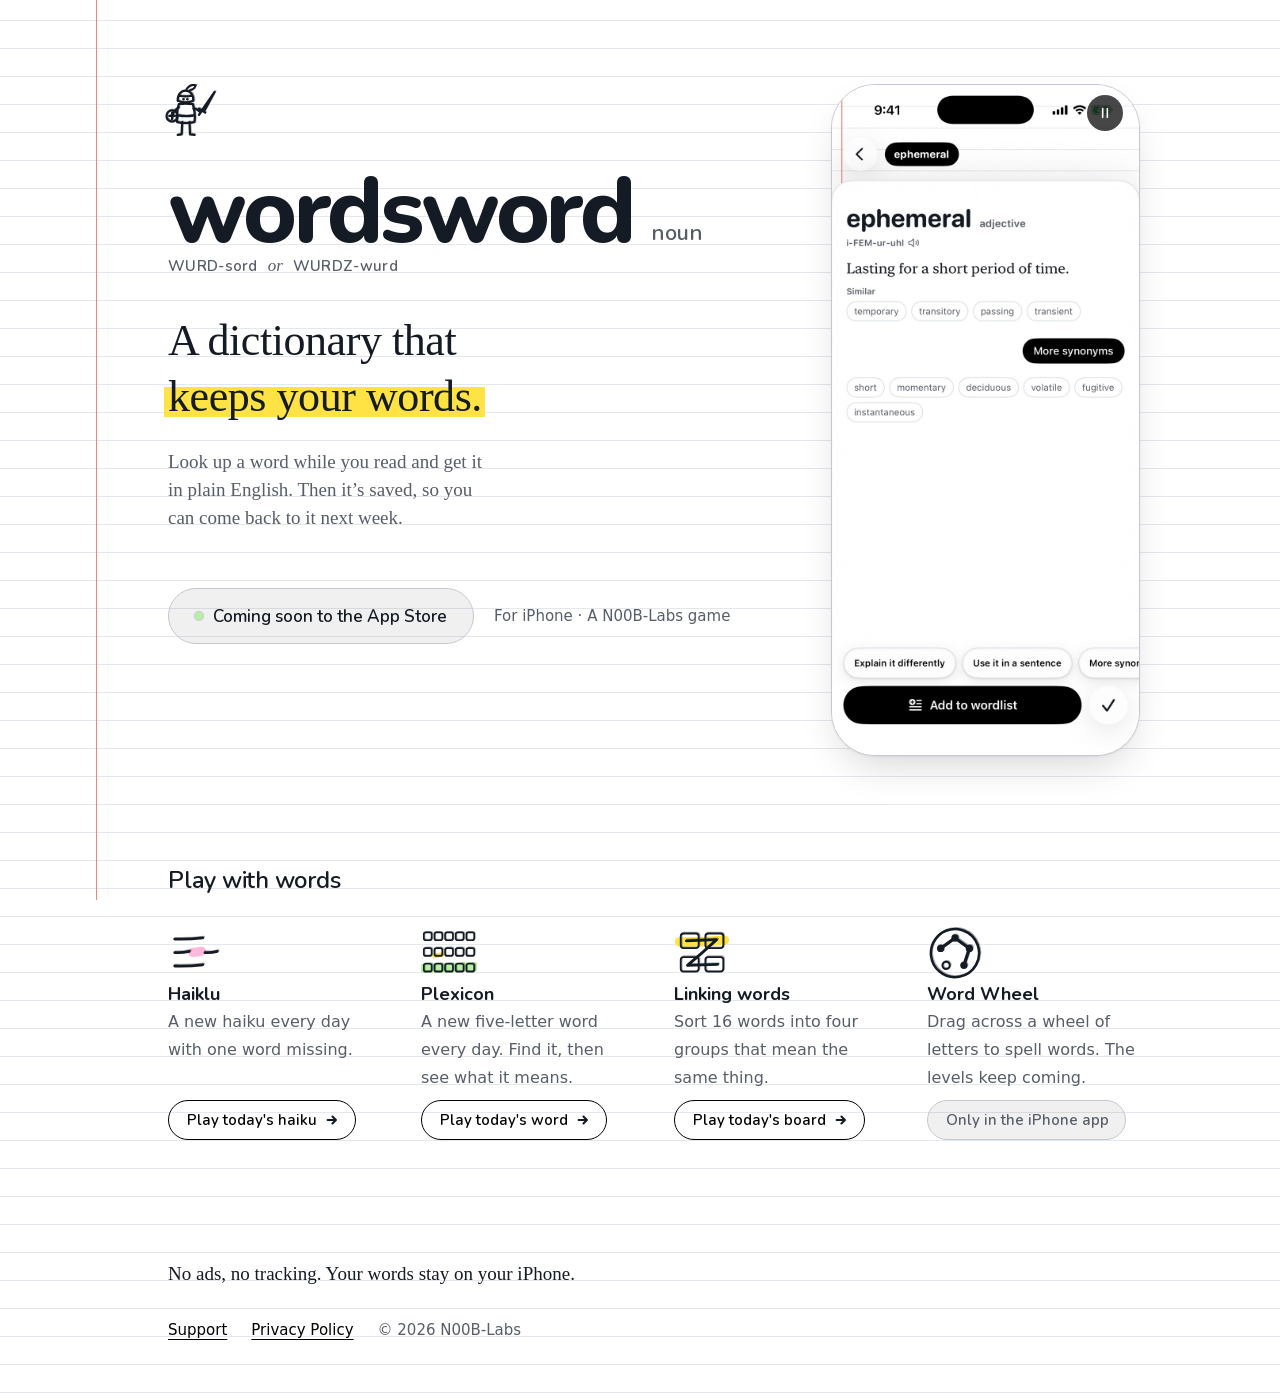
<file: docs/index.html>
<!doctype html>
<html lang="en">
<head>
<meta charset="utf-8">
<meta name="viewport" content="width=device-width, initial-scale=1, viewport-fit=cover">
<title>wordsword · a dictionary that keeps your words</title>
<meta name="description" content="wordsword is a dictionary and thesaurus for iPhone that keeps every word you look up, with wordlists, flashcards and four word games, three of them playable right here on the web.">
<meta name="color-scheme" content="light dark">
<meta name="theme-color" content="#FFFFFF" media="(prefers-color-scheme: light)">
<meta name="theme-color" content="#0B0D12" media="(prefers-color-scheme: dark)">
<meta property="og:title" content="wordsword">
<meta property="og:description" content="A dictionary that keeps your words. For iPhone.">
<meta property="og:image" content="https://schubaru.github.io/wordsword/icon.png">
<meta property="og:url" content="https://schubaru.github.io/wordsword/">
<!-- On App Store approval: <meta name="apple-itunes-app" content="app-id=XXXXXXXXXX"> -->
<link rel="icon" href="icon.png">
<link rel="apple-touch-icon" href="icon.png">
<style>
/* Nunito (SIL OFL 1.1, play/fonts/OFL.txt): the rounded voice off Apple devices, where ui-rounded doesn't exist. Self-hosted, Latin only. */
@font-face{font-family:"Nunito"; font-style:normal; font-weight:400 800; font-display:swap; src:url(play/fonts/nunito-latin.woff2) format("woff2"); unicode-range:U+0000-00FF, U+0131, U+0152-0153, U+02BB-02BC, U+02C6, U+02DA, U+02DC, U+2000-206F, U+20AC, U+2122, U+2191, U+2193, U+2212, U+FEFF, U+FFFD}
/* Tokens: DESIGN.md (Theme.swift). Kept here so privacy/support's style.css stays untouched. */
:root{
  --page:#FFFFFF; --sheet:#FFFFFF; --ink:#151B24; --ink2:#575E69; --pen:#000000; --on-pen:#FFFFFF;
  --paper-rule:#E4E7EC; --margin:#F0837A; --edge:#C3C8D1; --rule:#DADEE5;
  --hl-yellow:#FFE244; --hl-green:#B7F0A2; --hl-pink:#FFB7DC;
  --pen-wash:rgb(0 0 0 / .06);
  --r:28px;            /* one college rule */
  --phase:-7px;        /* lifts the rules so body baselines sit on them */
  --rounded: ui-rounded, "SF Pro Rounded", "Nunito", system-ui, sans-serif;
  --serif: ui-serif, "New York", "Iowan Old Style", Georgia, serif;
  --sans: -apple-system, BlinkMacSystemFont, "Helvetica Neue", system-ui, sans-serif;
  --ease-out: cubic-bezier(.16, 1, .3, 1);
}
@media (prefers-color-scheme: dark){
  :root{
    --page:#0B0D12; --sheet:#151922; --ink:#E9EBEF; --ink2:#A1A5AB; --pen:#FFFFFF; --on-pen:#0B1220;
    --paper-rule:#1B2536; --margin:#6E3A38; --edge:#343B48; --rule:#1C1F24;
    --hl-yellow:rgb(214 181 41 / .5); --hl-green:rgb(111 176 74 / .5); --hl-pink:rgb(208 92 154 / .5);
    --pen-wash:rgb(255 255 255 / .08);
  }
}

*{box-sizing:border-box}
html{background:var(--page); scrollbar-color:var(--edge) var(--page); -webkit-text-size-adjust:100%}
body{
  margin:0; color:var(--ink); background-color:var(--page);
  font:17px/var(--r) var(--sans);
  /* The paper: college rules, 28px apart, under everything. */
  background-image:repeating-linear-gradient(to bottom, transparent 0 calc(var(--r) - 1px), var(--paper-rule) calc(var(--r) - 1px) var(--r));
  background-position:0 var(--phase);
  -webkit-font-smoothing:antialiased;
}
/* The one red margin line. Never written over. */
body::before{
  content:""; position:fixed; inset:0 auto 0 var(--margin-x); width:1.2px; background:var(--margin);
  pointer-events:none;
}
:root{--margin-x:14px}
::selection{background:var(--hl-yellow); color:var(--ink)}
a{color:var(--pen); text-decoration-thickness:1px; text-underline-offset:4px}
a:hover{text-decoration-thickness:2px}
:focus-visible{outline:2px solid var(--pen); outline-offset:3px; border-radius:6px}

.wrap{max-width:1040px; margin:0 auto; padding:calc(var(--r) * 2) 20px calc(var(--r) * 2) 36px}

/* ---------- The entry ---------- */
.hero{display:grid; gap:calc(var(--r) * 2) 64px; align-items:start}
.knight{width:56px; height:56px; color:var(--ink); display:block; margin:0 0 var(--r) -6px}
.headword{display:flex; align-items:baseline; flex-wrap:wrap; gap:0 18px; margin:0}
.headword h1{
  margin:0; font:800 clamp(56px, 13vw, 92px)/calc(var(--r) * 3) var(--rounded);
  letter-spacing:-.035em; color:var(--ink);
  position:relative; top:var(--h1-nudge, -13px); /* baseline onto its rule */
}
.pos{font:600 22px/var(--r) var(--rounded); color:var(--ink2)}
.pron{display:flex; align-items:baseline; gap:8px; margin:0 0 var(--r); font:600 15px/var(--r) var(--rounded); color:var(--ink2); letter-spacing:.02em}
.pron i{font:italic 400 17px/var(--r) var(--serif); letter-spacing:0; padding:0 2px}

.sense{margin:0 0 var(--r); font:400 clamp(30px, 5.4vw, 44px)/calc(var(--r) * 2) var(--serif); letter-spacing:-.01em; text-wrap:balance; max-width:16ch; position:relative; top:var(--sense-nudge, 10px)}
.hl{
  background:linear-gradient(var(--hl-yellow), var(--hl-yellow)) no-repeat 0 82% / 100% 62%;
  border-radius:4px; padding:0 .08em; margin:0 -.08em;
  -webkit-box-decoration-break:clone; box-decoration-break:clone;
}
.blurb{margin:0 0 calc(var(--r) * 2); max-width:34ch; font:400 19px/var(--r) var(--serif); color:var(--ink2)}

.get{display:flex; flex-wrap:wrap; align-items:center; gap:0 20px}
.cta{
  display:inline-flex; align-items:center; gap:10px; height:calc(var(--r) * 2); padding:0 26px;
  border-radius:999px; font:600 17px/1 var(--rounded); white-space:nowrap;
}
/* Not live yet: a quiet chip, not a dead button. On approval, swap the <span> for
   <a class="cta is-live" href="https://apps.apple.com/app/idXXXXXXXXXX"> with Apple's badge. */
.cta.is-soon{background:var(--pen-wash); color:var(--ink); border:1px solid var(--edge)}
.cta.is-soon .dot{width:8px; height:8px; border-radius:50%; background:var(--hl-green); box-shadow:0 0 0 1px var(--edge)}
.cta.is-live{background:var(--pen); color:var(--on-pen); text-decoration:none}
.for{font:400 15px/var(--r) var(--sans); color:var(--ink2); margin:0}

/* ---------- The real screen ---------- */
.screen{margin:0; justify-self:center}
.phone{
  /* Height is a whole number of rules so everything below stays on the grid. */
  display:block; height:calc(var(--r) * 23); aspect-ratio:780 / 1696; border-radius:44px; overflow:hidden;
  background:var(--sheet); border:1px solid var(--edge);
  box-shadow:0 1px 2px rgb(0 0 0 / .06), 0 18px 40px -12px rgb(0 0 0 / .18);
}
.phone{position:relative}
.phone video{display:block; width:100%; height:100%; object-fit:cover}
/* Sits over the status bar, the one part of the reel that says nothing. Fixed ink: it is always on a light screen. */
.reel-btn{
  position:absolute; top:10px; right:16px; width:36px; height:36px; padding:0; border:0; border-radius:50%;
  display:grid; place-items:center; background:rgb(0 0 0 / .72); color:#fff; cursor:pointer;
}
.reel-btn:hover{background:#000}
.reel-btn svg{width:16px; height:16px; fill:none; stroke:currentColor; stroke-width:2.4; stroke-linecap:round; stroke-linejoin:round}
.reel-btn .i-play{fill:currentColor}
.reel-btn[aria-label^="Pause"] .i-play, .reel-btn[aria-label^="Play"] .i-pause{display:none}

/* ---------- Games ---------- */
.games{margin-top:calc(var(--r) * 3)}
.games h2{margin:0 0 var(--r); font:600 24px/calc(var(--r) * 2) var(--rounded); letter-spacing:-.01em; position:relative; top:12px}
.games ul{list-style:none; margin:0; padding:0; display:grid; gap:var(--r) 40px}
.games li{display:grid; grid-template-columns:56px 1fr; column-gap:16px; align-items:start; align-content:start}
.games svg{width:56px; height:56px; color:var(--ink); grid-row:span 3}
/* Each card's one move: play today's on the web, or (Word Wheel) where it lives instead. Two rules tall, on the grid. */
.play{
  justify-self:start; display:inline-flex; align-items:center; gap:8px; height:40px; margin:8px 0; padding:0 16px 0 18px;
  border-radius:999px; border:1px solid var(--pen); color:var(--pen); text-decoration:none;
  font:600 15px/1 var(--rounded); white-space:nowrap; transition:background-color .15s, color .15s;
}
.play svg{width:14px; height:14px; fill:none; stroke:currentColor; stroke-width:2.4; stroke-linecap:round; stroke-linejoin:round; grid-row:auto; transition:transform .2s var(--ease-out)}
a.play:hover{background:var(--pen); color:var(--on-pen)}
a.play:hover svg{transform:translateX(2px)}
/* Word Wheel stays in the app. On approval, make this an <a class="play" href="https://apps.apple.com/app/idXXXXXXXXXX">Download wordsword</a>. */
.play.is-app{border-color:var(--edge); background:var(--pen-wash); color:var(--ink2)}
.games h3{margin:0; font:700 18px/var(--r) var(--rounded)}
.games p{margin:0; font:400 16px/var(--r) var(--sans); color:var(--ink2)}

/* ---------- Footer ---------- */
footer{margin-top:calc(var(--r) * 3); padding-top:var(--r)}
.promise{margin:0 0 var(--r); font:400 19px/var(--r) var(--serif)}
.links{margin:0; display:flex; flex-wrap:wrap; gap:4px 24px; font-size:15px; color:var(--ink2)}

/* Doodle strokes: round caps, a faint second pass offset like a pencil going twice. */
.d{fill:none; stroke:currentColor; stroke-linecap:round; stroke-linejoin:round}
.ghost{opacity:.35}
.swipe{fill:none; stroke-linecap:round}

@media (min-width: 900px){
  :root{--margin-x:min(96px, max(14px, calc(50% - 520px - 8px)))} /* notebook margin near the edge; steps in only so it never crosses the text */
  .wrap{padding-top:calc(var(--r) * 3); padding-left:48px}
  .hero{grid-template-columns:1fr auto}
  :root{--h1-nudge:2px; --sense-nudge:5px}
  .phone{height:calc(var(--r) * 24)}
  .games ul{grid-template-columns:repeat(4, 1fr)}
  .games li{grid-template-columns:1fr; grid-template-rows:auto auto 1fr auto; row-gap:0}
  .games svg{grid-row:auto; height:calc(var(--r) * 2)}
}
@media (min-width: 560px) and (max-width: 899px){
  .games ul{grid-template-columns:1fr 1fr}
}

/* ---------- The one moment: the sword cuts the wordmark onto the page ---------- */
@media (prefers-reduced-motion: no-preference){
  .headword h1{position:relative; animation:cut .62s var(--ease-out) .15s both}
  .headword h1::after{
    content:""; position:absolute; top:-6%; bottom:-6%; left:0; width:2px; background:var(--pen);
    transform:skewX(-24deg); animation:blade .62s var(--ease-out) .15s both; pointer-events:none;
  }
  .hl{animation:swipe .5s var(--ease-out) .7s both}
}
@keyframes cut{
  from{clip-path:polygon(-2% -10%, -2% -10%, -32% 110%, -2% 110%)}
  to{clip-path:polygon(-2% -10%, 134% -10%, 102% 110%, -2% 110%)}
}
@keyframes blade{
  0%{left:0; opacity:0}
  10%{opacity:1}
  70%{opacity:1}
  100%{left:104%; opacity:0}
}
@keyframes swipe{from{background-size:0% 62%} to{background-size:100% 62%}}
</style>
</head>
<body>

<!-- Doodles from Doodles.swift, redrawn in a 100×100 square. -->
<svg width="0" height="0" style="position:absolute" aria-hidden="true">
  <defs>
    <g id="knight" class="d" stroke-width="4">
      <path d="M30 36Q42 34 55 36Q60 52 58 68Q42 72 27 68Q25 52 30 36"/>
      <path d="M29 56Q43 59 57.5 56M36 68L35 90L28 91M49 68L50 90L58 91"/>
      <path d="M30 42Q22 46 19 55"/><circle cx="18" cy="57" r="10"/><path d="M13 57H23M18 51V63"/>
      <path d="M28 30C27 6 57 6 56 30Q42 36 28 30M31 21Q42 23.5 53 21M38 27l.5 .5M45 27l.5 .5"/>
      <path d="M44 9Q50 0 60 2Q58 10 50 11" stroke-width="3.6"/>
      <path d="M56 44Q63 44 68 50M66 55L72 46M66 44L77 51M71.5 46.5L94 14L75 49M73.5 46.5L90 20"/>
    </g>
    <g id="haiku" class="d" stroke-width="5">
      <path d="M12 27Q37 27.8 62 24.8M12 51Q25 51.8 38 48.8M66 51Q77 51.8 88 48.8M12 75Q37 75.8 62 72.8"/>
    </g>
    <g id="plex" class="d" stroke-width="3">
      <rect x="5" y="15" width="14" height="14" rx="3.5"/><rect x="24" y="15" width="14" height="14" rx="3.5"/><rect x="43" y="15" width="14" height="14" rx="3.5"/><rect x="62" y="15" width="14" height="14" rx="3.5"/><rect x="81" y="15" width="14" height="14" rx="3.5"/>
      <rect x="5" y="43" width="14" height="14" rx="3.5"/><rect x="24" y="43" width="14" height="14" rx="3.5"/><rect x="43" y="43" width="14" height="14" rx="3.5"/><rect x="62" y="43" width="14" height="14" rx="3.5"/><rect x="81" y="43" width="14" height="14" rx="3.5"/>
      <rect x="5" y="71" width="14" height="14" rx="3.5"/><rect x="24" y="71" width="14" height="14" rx="3.5"/><rect x="43" y="71" width="14" height="14" rx="3.5"/><rect x="62" y="71" width="14" height="14" rx="3.5"/><rect x="81" y="71" width="14" height="14" rx="3.5"/>
    </g>
    <g id="link" class="d">
      <g stroke-width="3.2">
        <rect x="12" y="17" width="32" height="26" rx="5"/><rect x="56" y="17" width="32" height="26" rx="5"/>
        <rect x="12" y="59" width="32" height="26" rx="5"/><rect x="56" y="59" width="32" height="26" rx="5"/>
      </g>
      <path d="M22 30L76 28Q50 52 24 74L78 72" stroke-width="5"/>
    </g>
    <g id="wheel" class="d" stroke-width="4.5">
      <path d="M64.71 11.59A43 43 0 1 1 22.36 84.94A43 43 0 0 1 72.79 15.53"/>
      <circle cx="34.13" cy="73.84" r="6.5" stroke-width="3.6"/>
      <g fill="currentColor" stroke="none">
        <circle cx="24.32" cy="43.66" r="6.5"/><circle cx="50" cy="25" r="6.5"/>
        <circle cx="75.68" cy="43.66" r="6.5"/><circle cx="65.87" cy="73.84" r="6.5"/>
      </g>
      <path d="M24.32 43.66L50 25L75.68 43.66L65.87 73.84" stroke-width="5.8"/>
    </g>
  </defs>
</svg>

<main class="wrap">
  <section class="hero" aria-labelledby="name">
    <div class="entry">
      <svg class="knight" viewBox="0 0 100 100" aria-hidden="true"><use href="#knight" class="ghost" transform="translate(1.4 -1.2)"/><use href="#knight"/></svg>
      <div class="headword">
        <h1 id="name">wordsword</h1>
        <span class="pos">noun</span>
      </div>
      <p class="pron"><span>WURD-sord</span> <i>or</i> <span>WURDZ-wurd</span></p>
      <p class="sense">A dictionary that <span class="hl">keeps your&nbsp;words.</span></p>
      <p class="blurb">Look up a word while you read and get it in plain English. Then it’s saved, so you can come back to it next week.</p>
      <div class="get">
        <span class="cta is-soon"><span class="dot" aria-hidden="true"></span>Coming soon to the App Store</span>
        <p class="for">For iPhone · A N00B-Labs game</p>
      </div>
    </div>

    <figure class="screen">
      <div class="phone">
        <!-- recorded off the iPhone 17 Pro simulator by Screens/testDemoReel, cut by Scripts/demo-reel.swift -->
        <video muted loop playsinline preload="none" width="780" height="1696" poster="define-poster.jpg"
               aria-label="wordsword in use: typing “ephemeral” brings up its definition, Lasting for a short period of time, with similar words temporary, transitory, passing and transient. More synonyms adds six more, then Add to wordlist ticks it into a Book club list.">
          <source src="define.mp4" type="video/mp4">
        </video>
        <button class="reel-btn" type="button" aria-label="Pause demo" hidden>
          <svg viewBox="0 0 24 24" aria-hidden="true"><path class="i-pause" d="M8.5 5.5v13M15.5 5.5v13"/><path class="i-play" d="M8 5.5v13l10.5-6.5z"/></svg>
        </button>
      </div>
    </figure>
  </section>

  <section class="games" aria-labelledby="play">
    <h2 id="play">Play with words</h2>
    <ul>
      <li>
        <svg viewBox="0 0 100 100" aria-hidden="true"><path class="swipe" d="M44 51Q52 50.5 60 48.5" stroke="var(--hl-pink)" stroke-width="16"/><use href="#haiku" class="ghost" transform="translate(1.75 -1.5)"/><use href="#haiku"/></svg>
        <h3>Haiklu</h3>
        <p>A new haiku every day with one word missing.</p>
        <a class="play" href="haiklu/">Play today's haiku<svg viewBox="0 0 16 16" aria-hidden="true"><path d="M3 8h9M8.5 4l4 4-4 4"/></svg></a>
      </li>
      <li>
        <svg viewBox="0 0 100 100" aria-hidden="true"><path class="swipe" d="M5 79Q50 78.5 95 76.5" stroke="var(--hl-green)" stroke-width="17"/><path class="swipe" d="M24 57Q31 56.5 38 54.5" stroke="var(--hl-yellow)" stroke-width="8"/><use href="#plex" class="ghost" transform="translate(1.4 -1.2)"/><use href="#plex"/></svg>
        <h3>Plexicon</h3>
        <p>A new five-letter word every day. Find it, then see what it means.</p>
        <a class="play" href="plexicon/">Play today's word<svg viewBox="0 0 16 16" aria-hidden="true"><path d="M3 8h9M8.5 4l4 4-4 4"/></svg></a>
      </li>
      <li>
        <svg viewBox="0 0 100 100" aria-hidden="true"><path class="swipe" d="M10 32Q50 33 90 29" stroke="var(--hl-yellow)" stroke-width="17"/><use href="#link" class="ghost" transform="translate(1.6 -1.4)"/><use href="#link"/></svg>
        <h3>Linking words</h3>
        <p>Sort 16 words into four groups that mean the same thing.</p>
        <a class="play" href="linking-words/">Play today's board<svg viewBox="0 0 16 16" aria-hidden="true"><path d="M3 8h9M8.5 4l4 4-4 4"/></svg></a>
      </li>
      <li>
        <svg viewBox="0 0 100 100" aria-hidden="true"><use href="#wheel" class="ghost" transform="translate(1.6 -1.4)"/><use href="#wheel"/></svg>
        <h3>Word Wheel</h3>
        <p>Drag across a wheel of letters to spell words. The levels keep coming.</p>
        <span class="play is-app">Only in the iPhone app</span>
      </li>
    </ul>
  </section>

  <footer>
    <p class="promise">No ads, no tracking. Your words stay on your iPhone.</p>
    <p class="links"><a href="support.html">Support</a><a href="privacy.html">Privacy Policy</a><span>© 2026 N00B-Labs</span></p>
  </footer>
</main>

<script>
// The reel loops while it's on screen. Autoplay lives here, not in the markup, so reduced motion
// keeps the poster until someone presses play, and a pause sticks even after scrolling back.
(() => {
  const v = document.querySelector('.phone video'), btn = document.querySelector('.reel-btn');
  let held = !matchMedia('(prefers-reduced-motion: no-preference)').matches, seen = !('IntersectionObserver' in window);
  const run = () => { if (seen && !held) { v.preload = 'auto'; v.play().catch(() => {}); } else v.pause(); };
  const sync = () => btn.setAttribute('aria-label', held ? 'Play demo' : 'Pause demo');
  btn.addEventListener('click', () => { held = !held; sync(); run(); });
  if (!seen) new IntersectionObserver(([e]) => { seen = e.isIntersecting; run(); }, { rootMargin: '200px' }).observe(v);
  sync(); btn.hidden = false; run();
})();
</script>
</body>
</html>
</file>
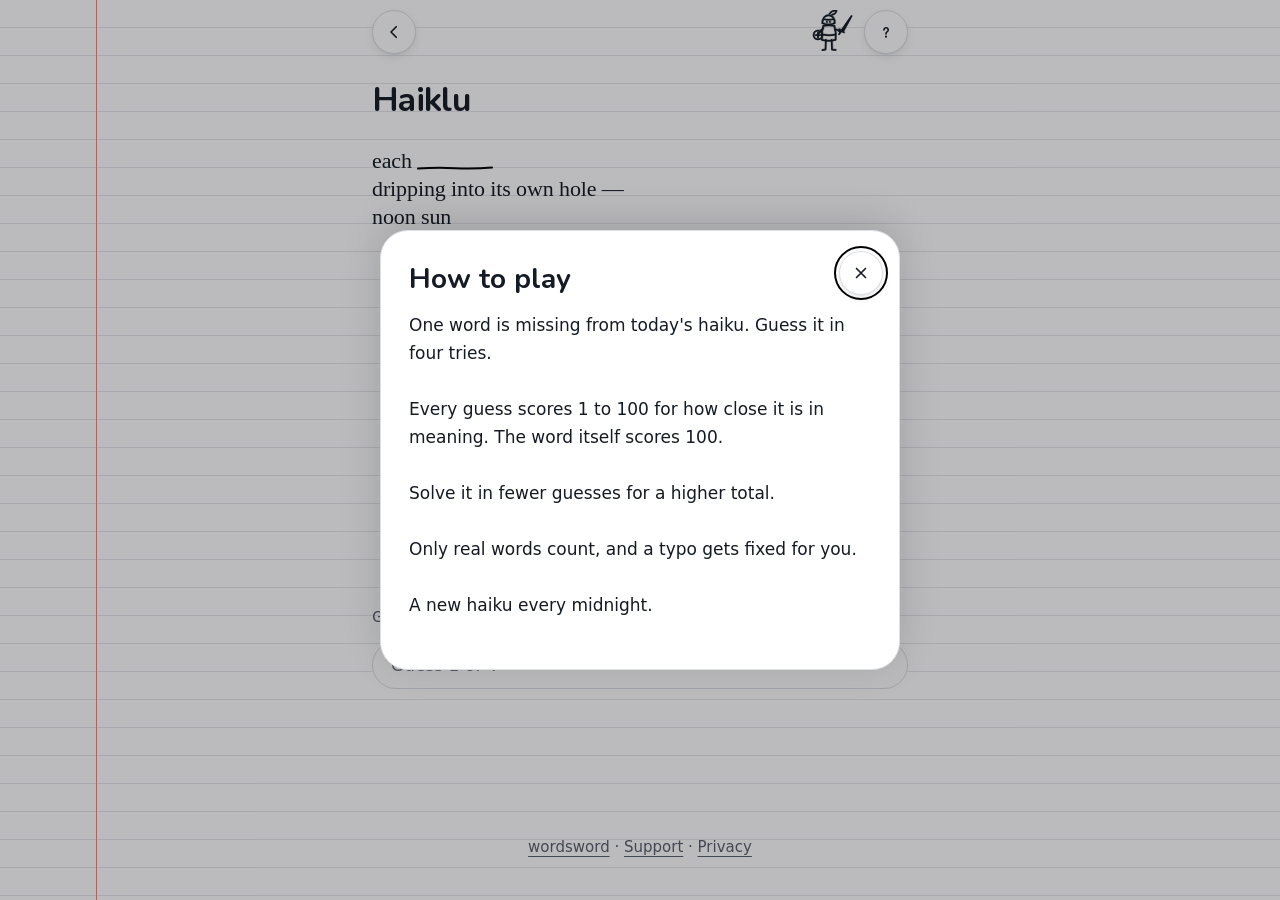
<file: docs/haiklu/index.html>
<!doctype html>
<html lang="en">
<head>
<meta charset="utf-8">
<meta name="viewport" content="width=device-width, initial-scale=1, viewport-fit=cover">
<title>Haiklu · wordsword</title>
<meta name="description" content="A new haiku every day with one word missing. Four guesses, each scored 1 to 100 for how close it comes.">
<meta name="theme-color" content="#FFFFFF" media="(prefers-color-scheme: light)">
<meta name="theme-color" content="#0B0D12" media="(prefers-color-scheme: dark)">
<meta property="og:title" content="Haiklu">
<meta property="og:description" content="A new haiku every day with one word missing.">
<meta property="og:image" content="https://schubaru.github.io/wordsword/icon.png">
<link rel="icon" href="../icon.png">
<link rel="apple-touch-icon" href="../icon.png">
<link rel="stylesheet" href="../play/play.css">
<link rel="modulepreload" href="../play/logic.js">
<link rel="preload" href="../play/data/haiklu-bank.json" as="fetch" crossorigin>
<style>
/* The poem is written on the rules: every line's baseline on a rule, wraps onto the next. */
.poem{margin:var(--r) 0 var(--r); font:400 22px/var(--r) var(--serif); letter-spacing:-.005em; position:relative; top:6px; min-height:calc(var(--r) * 3)}
.poem p{margin:0}
.blank{display:inline-block; width:76px; height:1em; vertical-align:baseline; position:relative}
.blank svg{position:absolute; left:0; right:0; bottom:-3px; width:100%; height:6px; overflow:visible}
.blank path{fill:none; stroke:var(--pen); stroke-width:2; stroke-linecap:round}
.written{white-space:nowrap}
.written.cut{animation:cut .55s var(--ease-out) both}
@keyframes cut{from{clip-path:polygon(-4% -20%, -4% -20%, -30% 120%, -4% 120%)} to{clip-path:polygon(-4% -20%, 134% -20%, 104% 120%, -4% 120%)}}
.written.miss{--ink-color:var(--pen-wash)}
.written.found{--ink-color:var(--hl-pink)}
.written.hl-swipe::before{left:-3px; right:-3px; top:18%; bottom:4%}
.written.cut.hl-swipe::before{animation:sweep .55s var(--ease-out) .38s both}

.guesses{list-style:none; margin:0; padding:0}
.guess{height:calc(var(--r) * 2)}
.guess .line{display:flex; align-items:baseline; gap:8px; height:var(--r); position:relative; top:7px}
.guess .w{font:600 17px/var(--r) var(--rounded)}
.guess .w.hl-swipe::before{--ink-color:var(--hl-pink); left:-3px; right:-3px}
.guess s{font:600 15px/var(--r) var(--rounded); color:var(--ink2); text-decoration-color:var(--ink2)}
.guess .score{margin-left:auto; font:500 21px/var(--r) var(--rounded); color:var(--ink2); font-variant-numeric:tabular-nums}
.guess.best .score{font-weight:800; color:var(--ink)}
.guess .track{height:5px; border-radius:3px; background:var(--rule); margin-top:14px; overflow:hidden}
.guess .fill{height:100%; width:calc(var(--s) * 1%); min-width:5px; border-radius:3px; background:var(--ink2); transform-origin:left}
.guess.best .fill{background:var(--pen)}
.guess.fresh .fill{animation:grow .5s var(--ease-out) .05s both}
.guess.fresh .line{animation:fade .25s ease-out both}
@keyframes grow{from{transform:scaleX(0)}}

.caption.left{text-align:left}
.caption.left:has(~ #see-results:not([hidden])){text-align:center} /* over the Results button, center it */
.dock{margin-top:auto; padding-top:10px; display:flex; flex-direction:column; gap:10px}
.choices{display:flex; flex-direction:column; gap:8px}
.choices > span{font:600 15px/1.2 var(--rounded); color:var(--ink2)}
.choices div{display:flex; flex-wrap:wrap; gap:8px}
.choices button{min-height:36px; padding:0 14px; border:0; border-radius:999px; background:var(--pen-wash); color:var(--ink); font:600 17px/1 var(--rounded); cursor:pointer}
.field{display:flex; align-items:center; gap:8px; min-height:48px; padding:0 4px 0 18px; border-radius:999px; background:var(--sheet); border:1px solid var(--rule); transition:border-color .2s}
.field:focus-within{border-color:var(--pen)}
.field input{flex:1; min-width:0; border:0; outline:0; background:none; color:var(--ink); font:400 17px/1 var(--sans); padding:12px 0; caret-color:var(--pen)}
.field input::placeholder{color:color-mix(in srgb, var(--ink2) 85%, transparent)}
.go{display:grid; place-items:center; width:40px; height:40px; padding:0; border:0; border-radius:50%; background:var(--pen); color:var(--on-pen); cursor:pointer; transition:opacity .2s, transform .15s var(--ease-out)}
.go:active{transform:scale(.92)}
.go svg{width:18px; height:18px; fill:none; stroke:currentColor; stroke-width:2.4; stroke-linecap:round; stroke-linejoin:round}
.go[hidden]{display:grid !important; opacity:0; pointer-events:none}
.dock .cta{max-width:320px; align-self:center}

.results .poem{text-align:left; align-self:stretch; top:0; margin:4px 0; padding-top:2px;
  background-image:repeating-linear-gradient(to bottom, transparent 0 calc(var(--r) - 1px), var(--paper-rule) calc(var(--r) - 1px) var(--r)); background-position:0 -4px}
.total{margin:0; font:700 34px/1.2 var(--rounded); color:var(--ink); font-variant-numeric:tabular-nums}
.scores{margin:0; font:600 21px/1.3 var(--rounded); color:var(--ink2); font-variant-numeric:tabular-nums; word-spacing:.3em}
</style>
</head>
<body>
<svg width="0" height="0" style="position:absolute" aria-hidden="true">
  <defs>
    <g id="knight" class="d" stroke-width="4">
      <path d="M30 36Q42 34 55 36Q60 52 58 68Q42 72 27 68Q25 52 30 36"/>
      <path d="M29 56Q43 59 57.5 56M36 68L35 90L28 91M49 68L50 90L58 91"/>
      <path d="M30 42Q22 46 19 55"/><circle cx="18" cy="57" r="10"/><path d="M13 57H23M18 51V63"/>
      <path d="M28 30C27 6 57 6 56 30Q42 36 28 30M31 21Q42 23.5 53 21M38 27l.5 .5M45 27l.5 .5"/>
      <path d="M44 9Q50 0 60 2Q58 10 50 11" stroke-width="3.6"/>
      <path d="M56 44Q63 44 68 50M66 55L72 46M66 44L77 51M71.5 46.5L94 14L75 49M73.5 46.5L90 20"/>
    </g>
  </defs>
</svg>

<div class="page">
  <header class="bar">
    <a class="icon" href="../" aria-label="Back to wordsword"><svg viewBox="0 0 24 24" aria-hidden="true"><path d="M15 5l-7 7 7 7"/></svg></a>
    <span class="grow"></span>
    <svg class="knight" viewBox="0 0 100 100" aria-hidden="true"><use href="#knight" class="ghost" transform="translate(1.4 -1.2)"/><use href="#knight"/></svg>
    <button class="icon" type="button" data-rules aria-label="How to play"><svg viewBox="0 0 24 24" aria-hidden="true"><path d="M9.2 9.2a2.9 2.9 0 1 1 4.2 2.6c-.9.5-1.4 1.1-1.4 2.1v.6"/><path d="M12 18.2v.1" stroke-width="2.8"/></svg></button>
  </header>
  <h1 class="title">Haiklu</h1>

  <main>
    <div class="poem" id="poem" aria-label="Today's haiku"></div>
    <ol class="guesses" id="guesses" aria-label="Your guesses"></ol>
  </main>

  <div class="dock">
    <p class="caption left" id="caption" aria-live="polite"></p>
    <div class="choices" id="choices" hidden><span>Did you mean</span><div></div></div>
    <form class="field" id="field" autocomplete="off">
      <input id="input" type="text" inputmode="text" enterkeyhint="go" autocapitalize="none" autocorrect="off" spellcheck="false" aria-label="Your guess">
      <button class="go" type="submit" id="go" aria-label="Guess" hidden><svg viewBox="0 0 24 24" aria-hidden="true"><path d="M12 19V5M6 11l6-6 6 6"/></svg></button>
    </form>
    <button class="cta outlined" type="button" id="see-results" hidden>Results</button>
  </div>

  <p class="foot"><a href="../">wordsword</a> · <a href="../support.html">Support</a> · <a href="../privacy.html">Privacy</a></p>
</div>

<dialog class="sheet" id="results" aria-labelledby="verdict">
  <button class="icon close" type="button" data-close aria-label="See the poem"><svg viewBox="0 0 24 24" aria-hidden="true"><path d="M6 6l12 12M18 6L6 18"/></svg></button>
  <div class="results">
    <svg class="big-knight" viewBox="0 0 100 100" aria-hidden="true"><use href="#knight" class="ghost" transform="translate(1.4 -1.2)"/><use href="#knight"/></svg>
    <h2 class="verdict" id="verdict"></h2>
    <div class="poem" id="poem-done"></div>
    <p class="scores" id="scores"></p>
    <p class="total" id="total"></p>
    <button class="cta" type="button" id="share">Share</button>
    <p class="countdown" id="countdown"></p>
  </div>
</dialog>

<dialog class="sheet rules" id="rules" aria-labelledby="rules-title">
  <button class="icon close" type="button" data-close aria-label="Done"><svg viewBox="0 0 24 24" aria-hidden="true"><path d="M6 6l12 12M18 6L6 18"/></svg></button>
  <h2 id="rules-title">How to play</h2>
  <p>One word is missing from today's haiku. Guess it in four tries.</p>
  <p>Every guess scores 1 to 100 for how close it is in meaning. The word itself scores 100.</p>
  <p>Solve it in fewer guesses for a higher total.</p>
  <p>Only real words count, and a typo gets fixed for you.</p>
  <p>A new haiku every midnight.</p>
</dialog>

<script type="module" src="../play/haiklu.js"></script>
</body>
</html>
</file>
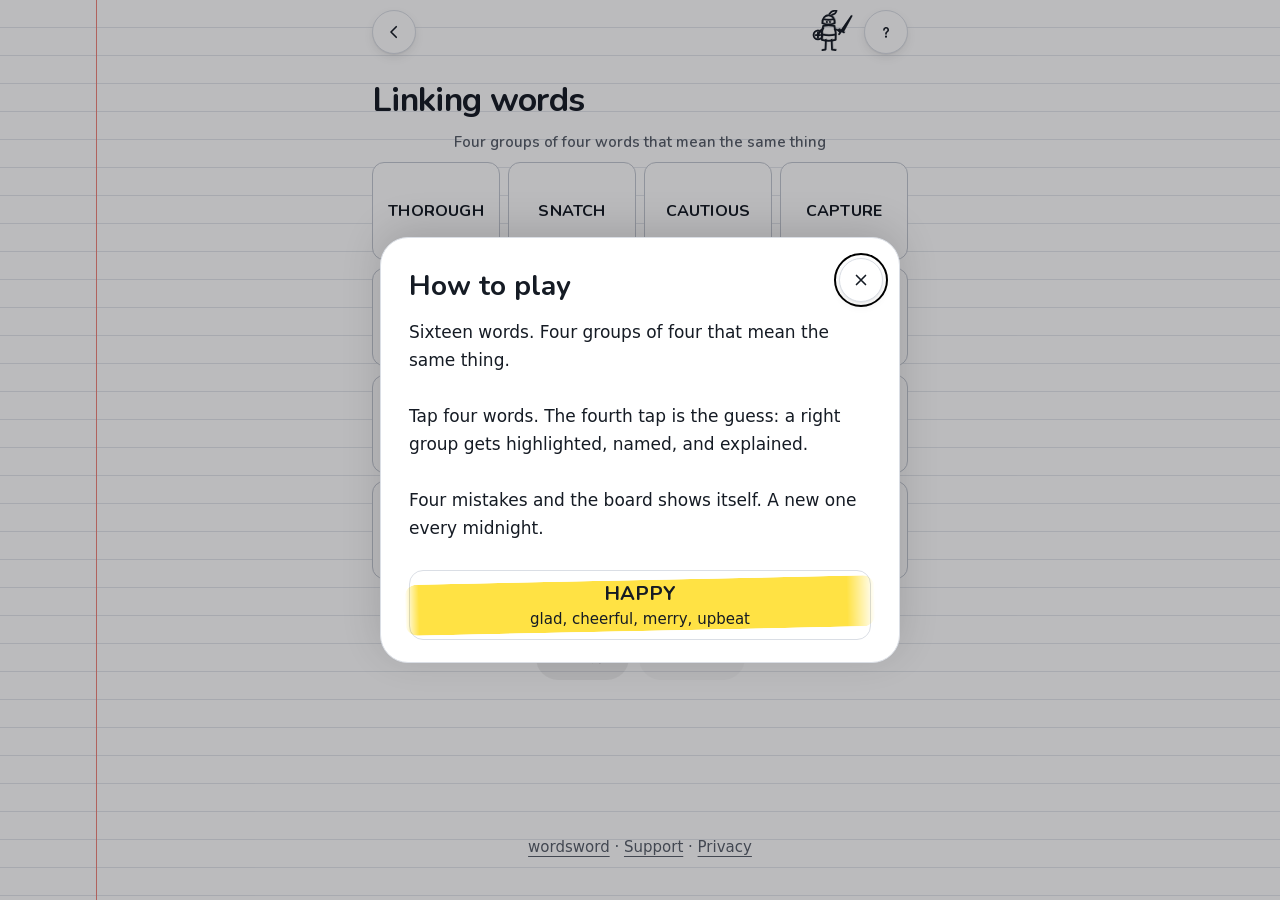
<file: docs/linking-words/index.html>
<!doctype html>
<html lang="en">
<head>
<meta charset="utf-8">
<meta name="viewport" content="width=device-width, initial-scale=1, viewport-fit=cover">
<title>Linking words · wordsword</title>
<meta name="description" content="Sixteen words, four groups of four that mean the same thing. A new board every midnight.">
<meta name="theme-color" content="#FFFFFF" media="(prefers-color-scheme: light)">
<meta name="theme-color" content="#0B0D12" media="(prefers-color-scheme: dark)">
<meta property="og:title" content="Linking words">
<meta property="og:description" content="Sort sixteen words into four groups that mean the same thing. A new board every day.">
<meta property="og:image" content="https://schubaru.github.io/wordsword/icon.png">
<link rel="icon" href="../icon.png">
<link rel="apple-touch-icon" href="../icon.png">
<link rel="stylesheet" href="../play/play.css">
<link rel="modulepreload" href="../play/logic.js">
<link rel="preload" href="../play/data/linking-words.txt" as="fetch" crossorigin>
<style>
.board{display:flex; flex-direction:column; gap:8px; margin-top:6px}
.strips{display:flex; flex-direction:column; gap:8px}
.strips:empty{display:none}
.grid{display:grid; grid-template-columns:repeat(4, 1fr); gap:8px}
.tile{
  container-type:inline-size; aspect-ratio:1.3; padding:0 4px; border-radius:12px; cursor:pointer;
  background:var(--sheet); border:1px solid var(--edge); color:var(--ink);
  display:grid; place-items:center; overflow:hidden; text-transform:uppercase; letter-spacing:.01em;
  transition:background-color .18s, color .18s, border-color .18s, box-shadow .18s, transform .18s var(--ease-out);
}
.tile span{font:700 min(16px, calc(100cqw / (var(--len) * .78)))/1 var(--rounded); white-space:nowrap}
.tile:hover{border-color:var(--ink2)}
.tile[aria-pressed="true"]{background:var(--pen); color:var(--on-pen); border-color:var(--pen); box-shadow:0 4px 10px rgb(0 0 0 / .14)}
.tile:active{transform:scale(.96)}
.tile.hop{animation:hop .3s var(--ease-out) both}
.board.busy .tile{cursor:default}

.strip{padding:10px 14px; border-radius:14px; background:var(--sheet); border:1px solid var(--rule); text-align:center}
.strip h3{margin:0; font:700 20px/1.3 var(--rounded); text-transform:uppercase; letter-spacing:.01em}
.strip .words{margin:2px 0 0; font:400 15px/1.35 var(--sans)}
.strip .m{margin:4px 0 0; font:400 13px/1.4 var(--serif); display:-webkit-box; -webkit-line-clamp:2; -webkit-box-orient:vertical; overflow:hidden}
.strip .m:empty{display:none}
.rules .strip p{text-align:center} /* the How to play example, past .rules p's left align */
.strip.new{animation:land .38s var(--ease-out) both}
@keyframes land{from{opacity:0; transform:scale(.96)}}

.mistakes{display:flex; justify-content:center; align-items:center; gap:10px; height:calc(var(--r) * 2); font:600 15px/1 var(--rounded); color:var(--ink2)}
.tally{display:flex; gap:9px}
.tally svg{width:14px; height:22px; overflow:visible}
.tally line{stroke-width:2.2; stroke-linecap:round}
.tally .bar{stroke:var(--pen)}
.tally .struck .bar{stroke:var(--ink2)}
.tally .x{stroke:var(--pen); stroke-dasharray:1; stroke-dashoffset:1; transition:stroke-dashoffset .25s var(--ease-out)}
.tally .struck .x{stroke-dashoffset:0}
.controls{display:flex; justify-content:center; gap:10px}
.controls .cta{max-width:320px}

.share-grid{display:flex; flex-direction:column; gap:6px; padding:6px 0}
.share-grid div{display:flex; gap:8px; justify-content:center}
.share-grid svg{width:22px; height:22px}
.share-grid path{stroke:var(--ink); stroke-width:1.6; stroke-linejoin:round}
</style>
</head>
<body>
<svg width="0" height="0" style="position:absolute" aria-hidden="true">
  <defs>
    <g id="knight" class="d" stroke-width="4">
      <path d="M30 36Q42 34 55 36Q60 52 58 68Q42 72 27 68Q25 52 30 36"/>
      <path d="M29 56Q43 59 57.5 56M36 68L35 90L28 91M49 68L50 90L58 91"/>
      <path d="M30 42Q22 46 19 55"/><circle cx="18" cy="57" r="10"/><path d="M13 57H23M18 51V63"/>
      <path d="M28 30C27 6 57 6 56 30Q42 36 28 30M31 21Q42 23.5 53 21M38 27l.5 .5M45 27l.5 .5"/>
      <path d="M44 9Q50 0 60 2Q58 10 50 11" stroke-width="3.6"/>
      <path d="M56 44Q63 44 68 50M66 55L72 46M66 44L77 51M71.5 46.5L94 14L75 49M73.5 46.5L90 20"/>
    </g>
  </defs>
</svg>

<div class="page">
  <header class="bar">
    <a class="icon" href="../" aria-label="Back to wordsword"><svg viewBox="0 0 24 24" aria-hidden="true"><path d="M15 5l-7 7 7 7"/></svg></a>
    <span class="grow"></span>
    <svg class="knight" viewBox="0 0 100 100" aria-hidden="true"><use href="#knight" class="ghost" transform="translate(1.4 -1.2)"/><use href="#knight"/></svg>
    <button class="icon" type="button" data-rules aria-label="How to play"><svg viewBox="0 0 24 24" aria-hidden="true"><path d="M9.2 9.2a2.9 2.9 0 1 1 4.2 2.6c-.9.5-1.4 1.1-1.4 2.1v.6"/><path d="M12 18.2v.1" stroke-width="2.8"/></svg></button>
  </header>
  <h1 class="title">Linking words</h1>
  <p class="caption" id="caption" aria-live="polite"></p>

  <main class="board" id="board" aria-label="Today's board">
    <div class="strips" id="strips"></div>
    <div class="grid" id="grid"></div>
  </main>
  <div class="mistakes" id="mistakes" role="img">
    <span aria-hidden="true">Mistakes left</span>
    <span class="tally" aria-hidden="true"></span>
  </div>
  <div class="controls" id="controls">
    <button class="pill" type="button" id="shuffle" aria-label="Shuffle the board">Shuffle</button>
    <button class="pill" type="button" id="deselect" aria-label="Deselect all" disabled>Deselect</button>
  </div>
  <div class="controls" id="done" hidden><button class="cta outlined" type="button" id="see-results">Results</button></div>

  <p class="foot"><a href="../">wordsword</a> · <a href="../support.html">Support</a> · <a href="../privacy.html">Privacy</a></p>
</div>

<dialog class="sheet" id="results" aria-labelledby="verdict">
  <button class="icon close" type="button" data-close aria-label="See the board"><svg viewBox="0 0 24 24" aria-hidden="true"><path d="M6 6l12 12M18 6L6 18"/></svg></button>
  <div class="results">
    <svg class="big-knight" viewBox="0 0 100 100" aria-hidden="true"><use href="#knight" class="ghost" transform="translate(1.4 -1.2)"/><use href="#knight"/></svg>
    <h2 class="verdict" id="verdict"></h2>
    <div class="stats" id="stats" role="group"></div>
    <div class="share-grid" id="share-grid" role="img"></div>
    <button class="cta" type="button" id="share">Share</button>
    <p class="countdown" id="countdown"></p>
  </div>
</dialog>

<dialog class="sheet rules" id="rules" aria-labelledby="rules-title">
  <button class="icon close" type="button" data-close aria-label="Done"><svg viewBox="0 0 24 24" aria-hidden="true"><path d="M6 6l12 12M18 6L6 18"/></svg></button>
  <h2 id="rules-title">How to play</h2>
  <p>Sixteen words. Four groups of four that mean the same thing.</p>
  <p>Tap four words. The fourth tap is the guess: a right group gets highlighted, named, and explained.</p>
  <p>Four mistakes and the board shows itself. A new one every midnight.</p>
  <div class="strip hl-swipe" style="--ink-color:var(--hl-yellow)" aria-hidden="true">
    <h3>Happy</h3><p class="words">glad, cheerful, merry, upbeat</p>
  </div>
</dialog>

<script type="module" src="../play/linking.js"></script>
</body>
</html>
</file>
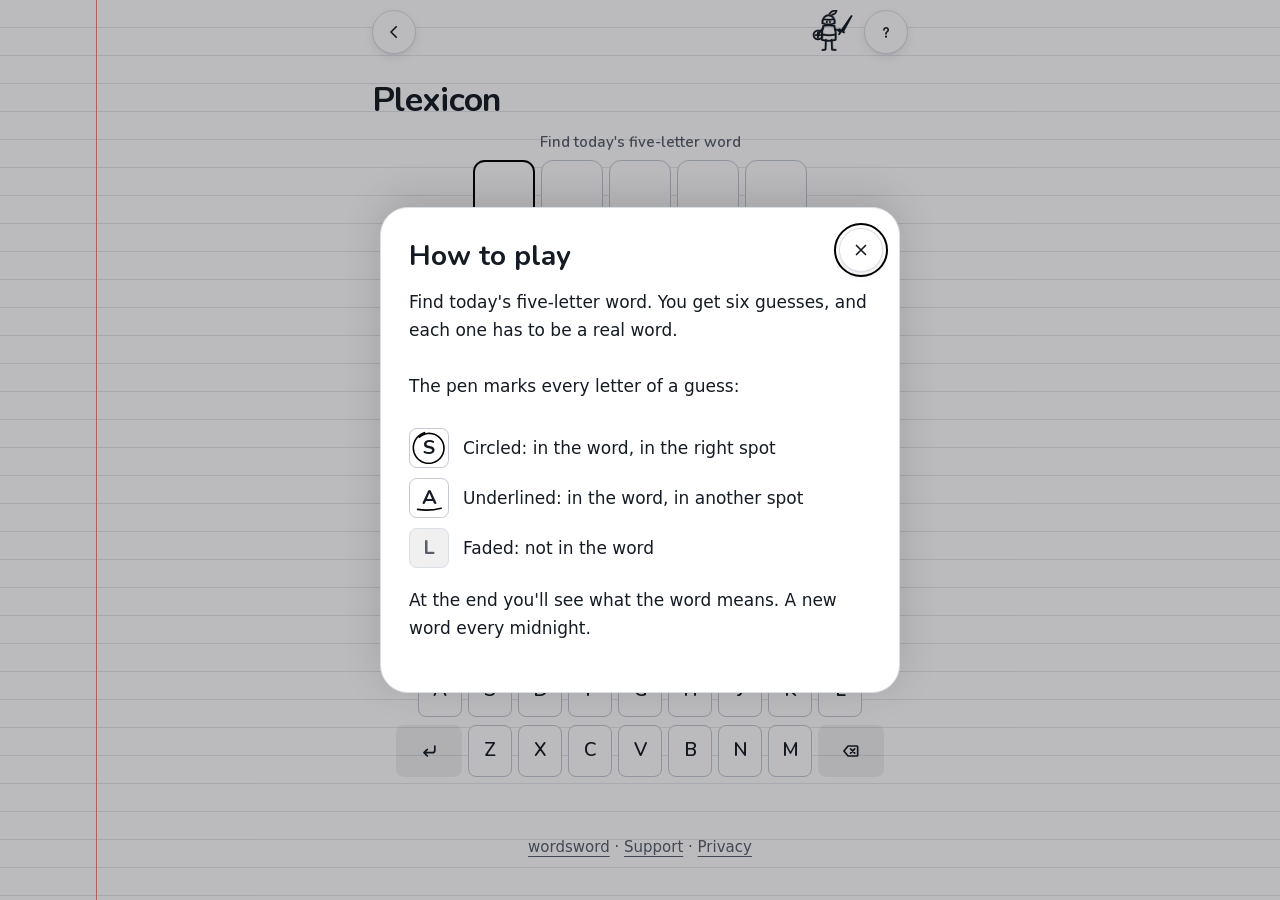
<file: docs/plexicon/index.html>
<!doctype html>
<html lang="en">
<head>
<meta charset="utf-8">
<meta name="viewport" content="width=device-width, initial-scale=1, viewport-fit=cover">
<title>Plexicon · wordsword</title>
<meta name="description" content="One word a day, and what it means. Find today's five-letter word in six guesses.">
<meta name="theme-color" content="#FFFFFF" media="(prefers-color-scheme: light)">
<meta name="theme-color" content="#0B0D12" media="(prefers-color-scheme: dark)">
<meta property="og:title" content="Plexicon">
<meta property="og:description" content="One word a day, and what it means.">
<meta property="og:image" content="https://schubaru.github.io/wordsword/icon.png">
<link rel="icon" href="../icon.png">
<link rel="apple-touch-icon" href="../icon.png">
<link rel="stylesheet" href="../play/play.css">
<link rel="modulepreload" href="../play/logic.js">
<style>
:root{--tile:clamp(40px, min(calc((min(100vw, 576px) - 56px - 24px) / 5), calc((100dvh - 430px) / 6)), 62px)}
.plex{display:grid; gap:6px; justify-content:center; margin:4px 0 0}
.row{display:grid; grid-template-columns:repeat(5, var(--tile)); gap:6px}
.tile{
  position:relative; width:var(--tile); height:var(--tile); border-radius:calc(var(--tile) * .19);
  background:var(--sheet); border:1px solid var(--edge); display:grid; place-items:center;
  font:700 calc(var(--tile) * .5)/1 var(--rounded); text-transform:uppercase; color:var(--ink);
}
.tile.typed{border-color:var(--ink2)}
.tile.cursor{border:2px solid var(--pen)}
.tile.pop{animation:pop .12s var(--ease-out)}
@keyframes pop{50%{transform:scale(1.06)}}
.tile svg{position:absolute; inset:0; width:100%; height:100%; overflow:visible; pointer-events:none}
.tile path{fill:none; stroke:var(--pen); stroke-width:4.2; stroke-linecap:round; stroke-linejoin:round; stroke-dasharray:1; stroke-dashoffset:0}
.tile.absent{background:var(--pen-wash); border-color:var(--rule); color:var(--ink2)}
.tile span{position:relative}
/* A fresh row draws in left to right: the pen ring or underline, or the wash for a miss. */
.row.fresh .tile path{animation:ink .45s var(--ease-out) var(--d) backwards}
.row.fresh .tile.absent{animation:wash .3s ease-out var(--d) backwards}
@keyframes ink{from{stroke-dashoffset:1}}
@keyframes wash{from{background:var(--sheet); border-color:var(--edge); color:var(--ink)}}
.row.win .tile{animation:hop .3s var(--ease-out) var(--h) both}

.keys{display:flex; flex-direction:column; gap:8px; margin:auto 0 0; padding-top:14px; width:100%; max-width:500px; align-self:center}
.keys div{display:flex; gap:6px; justify-content:center}
.key{
  position:relative; flex:1 1 0; max-width:44px; height:52px; padding:0; border-radius:8px; cursor:pointer;
  background:var(--sheet); border:1px solid var(--edge); color:var(--ink); display:grid; place-items:center;
  font:600 19px/1 var(--rounded); text-transform:uppercase; transition:transform .12s var(--ease-out), background-color .2s;
}
.key:active{transform:scale(.94)}
.key.absent{background:var(--pen-wash); border-color:var(--rule); color:var(--ink2)}
.key svg.m{position:absolute; inset:0; width:100%; height:100%; overflow:visible; pointer-events:none}
.key svg.m path{fill:none; stroke:var(--pen); stroke-width:4.2; stroke-linecap:round}
.key.wide{flex:1.5 1 0; max-width:66px; border:0; background:var(--pen-wash)}
.key.wide svg{width:20px; height:20px; fill:none; stroke:currentColor; stroke-width:2; stroke-linecap:round; stroke-linejoin:round}
.key.ready{background:var(--pen); color:var(--on-pen)}
.done{margin-top:auto; padding-top:14px; display:flex; justify-content:center}
.done .cta{max-width:320px}

.bars{width:100%; display:flex; flex-direction:column; gap:4px; text-align:left; margin-bottom:4px}
.bars > span{font:600 13px/1.4 var(--rounded); color:var(--ink2)}
.bars div{display:grid; grid-template-columns:12px 1fr; gap:8px; align-items:center; font:600 13px/18px var(--rounded); font-variant-numeric:tabular-nums}
.bars i{font-style:normal; color:var(--ink2)}
.bars b{display:block; height:18px; min-width:26px; padding-right:7px; border-radius:4px; background:var(--pen-wash); text-align:right; font-weight:600}
.bars b.mine{background:var(--pen); color:var(--on-pen)}

.legend{display:flex; align-items:center; gap:14px; margin:0 0 10px; text-align:left}
.legend .tile{--tile:40px; flex:none}
.rules .last{margin-top:18px}
</style>
</head>
<body>
<svg width="0" height="0" style="position:absolute" aria-hidden="true">
  <defs>
    <g id="knight" class="d" stroke-width="4">
      <path d="M30 36Q42 34 55 36Q60 52 58 68Q42 72 27 68Q25 52 30 36"/>
      <path d="M29 56Q43 59 57.5 56M36 68L35 90L28 91M49 68L50 90L58 91"/>
      <path d="M30 42Q22 46 19 55"/><circle cx="18" cy="57" r="10"/><path d="M13 57H23M18 51V63"/>
      <path d="M28 30C27 6 57 6 56 30Q42 36 28 30M31 21Q42 23.5 53 21M38 27l.5 .5M45 27l.5 .5"/>
      <path d="M44 9Q50 0 60 2Q58 10 50 11" stroke-width="3.6"/>
      <path d="M56 44Q63 44 68 50M66 55L72 46M66 44L77 51M71.5 46.5L94 14L75 49M73.5 46.5L90 20"/>
    </g>
  </defs>
</svg>

<div class="page">
  <header class="bar">
    <a class="icon" href="../" aria-label="Back to wordsword"><svg viewBox="0 0 24 24" aria-hidden="true"><path d="M15 5l-7 7 7 7"/></svg></a>
    <span class="grow"></span>
    <svg class="knight" viewBox="0 0 100 100" aria-hidden="true"><use href="#knight" class="ghost" transform="translate(1.4 -1.2)"/><use href="#knight"/></svg>
    <button class="icon" type="button" data-rules aria-label="How to play"><svg viewBox="0 0 24 24" aria-hidden="true"><path d="M9.2 9.2a2.9 2.9 0 1 1 4.2 2.6c-.9.5-1.4 1.1-1.4 2.1v.6"/><path d="M12 18.2v.1" stroke-width="2.8"/></svg></button>
  </header>
  <h1 class="title">Plexicon</h1>
  <p class="caption" id="caption"></p>
  <p class="sr" id="said" aria-live="polite"></p>

  <main class="plex" id="board" aria-label="Today's board"></main>
  <div class="keys" id="keys" aria-label="Keyboard"></div>
  <div class="done" id="done" hidden><button class="cta outlined" type="button" id="see-results">Results</button></div>

  <p class="foot"><a href="../">wordsword</a> · <a href="../support.html">Support</a> · <a href="../privacy.html">Privacy</a></p>
</div>

<dialog class="sheet" id="results" aria-labelledby="verdict">
  <button class="icon close" type="button" data-close aria-label="See the board"><svg viewBox="0 0 24 24" aria-hidden="true"><path d="M6 6l12 12M18 6L6 18"/></svg></button>
  <div class="results">
    <svg class="big-knight" viewBox="0 0 100 100" aria-hidden="true"><use href="#knight" class="ghost" transform="translate(1.4 -1.2)"/><use href="#knight"/></svg>
    <h2 class="verdict" id="verdict"></h2>
    <div>
      <p class="answer-word" id="answer"></p>
      <p class="meaning" id="meaning"></p>
    </div>
    <div class="stats" id="stats" role="group"></div>
    <div class="bars" id="bars" role="img"></div>
    <button class="cta" type="button" id="share">Share</button>
    <p class="countdown" id="countdown"></p>
  </div>
</dialog>

<dialog class="sheet rules" id="rules" aria-labelledby="rules-title">
  <button class="icon close" type="button" data-close aria-label="Done"><svg viewBox="0 0 24 24" aria-hidden="true"><path d="M6 6l12 12M18 6L6 18"/></svg></button>
  <h2 id="rules-title">How to play</h2>
  <p>Find today's five-letter word. You get six guesses, and each one has to be a real word.</p>
  <p>The pen marks every letter of a guess:</p>
  <div id="legend"></div>
  <p class="last">At the end you'll see what the word means. A new word every midnight.</p>
</dialog>

<script type="module" src="../play/plexicon.js"></script>
</body>
</html>
</file>
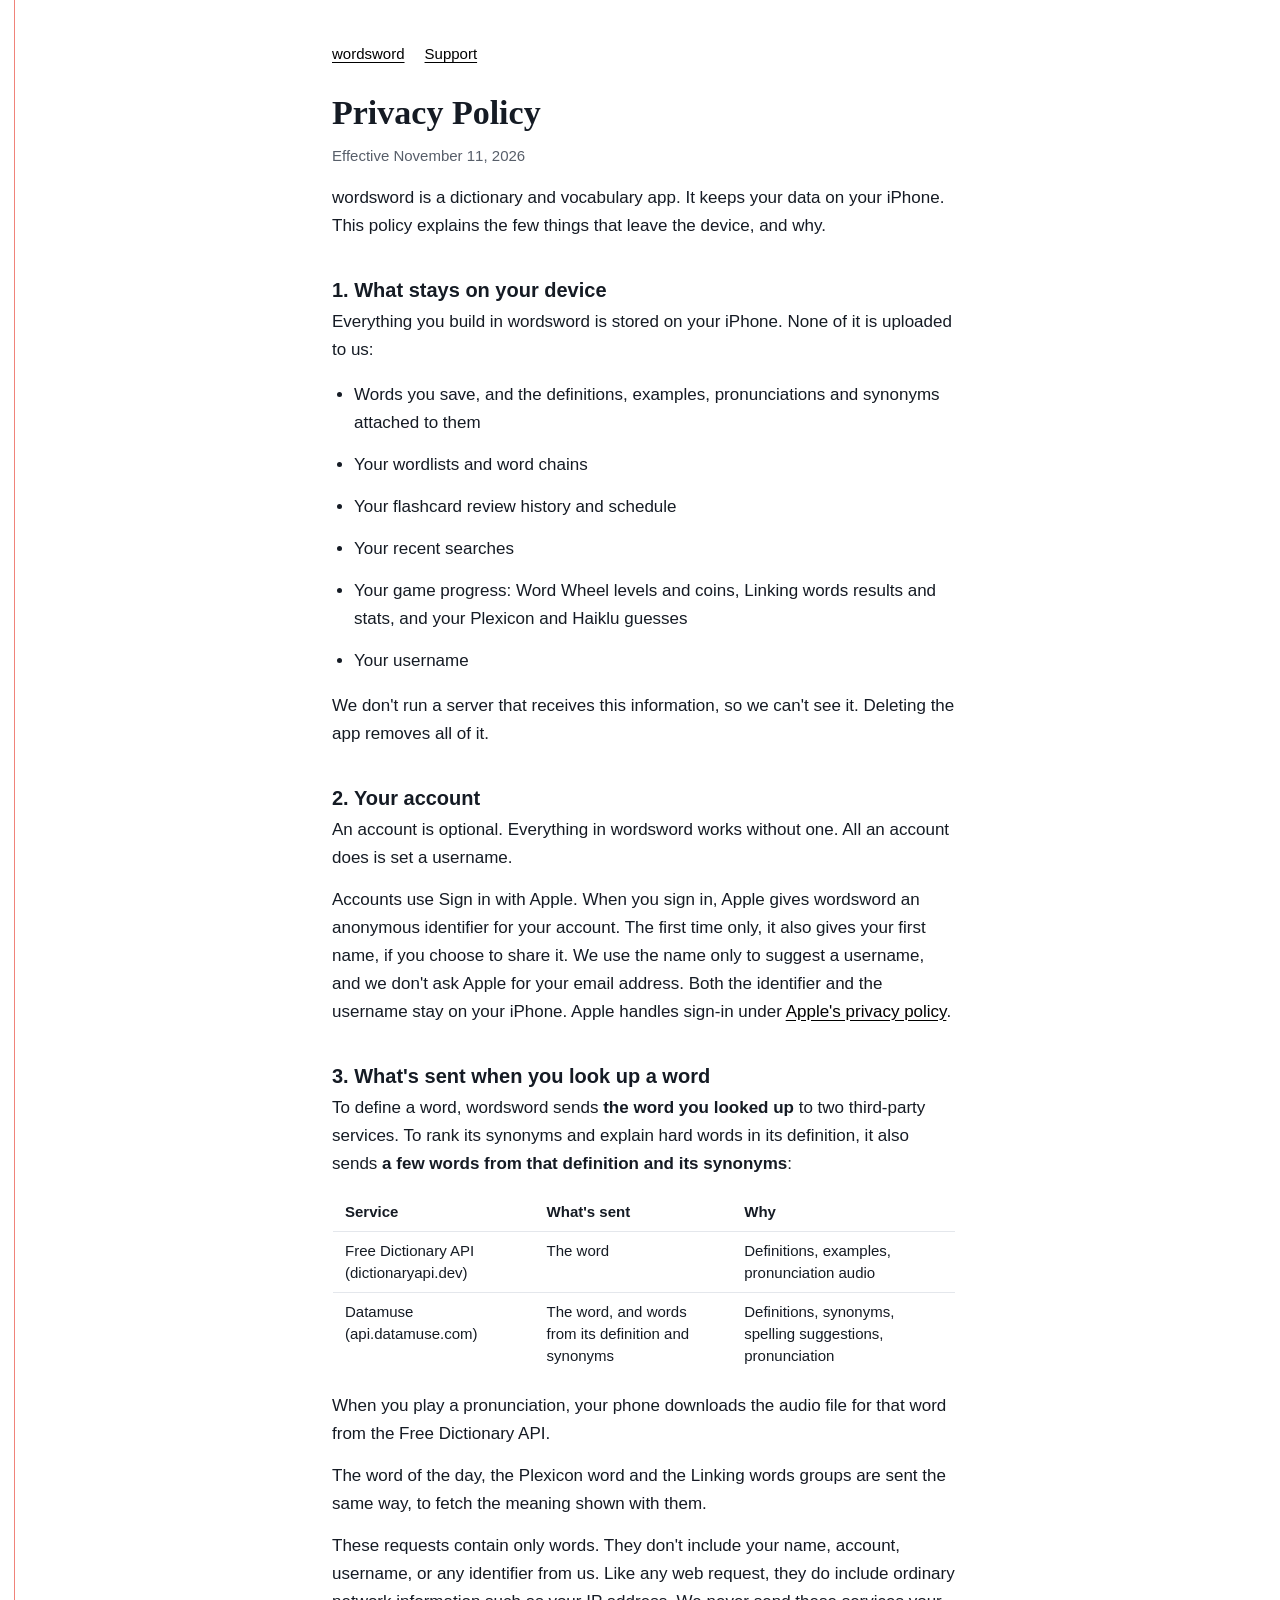
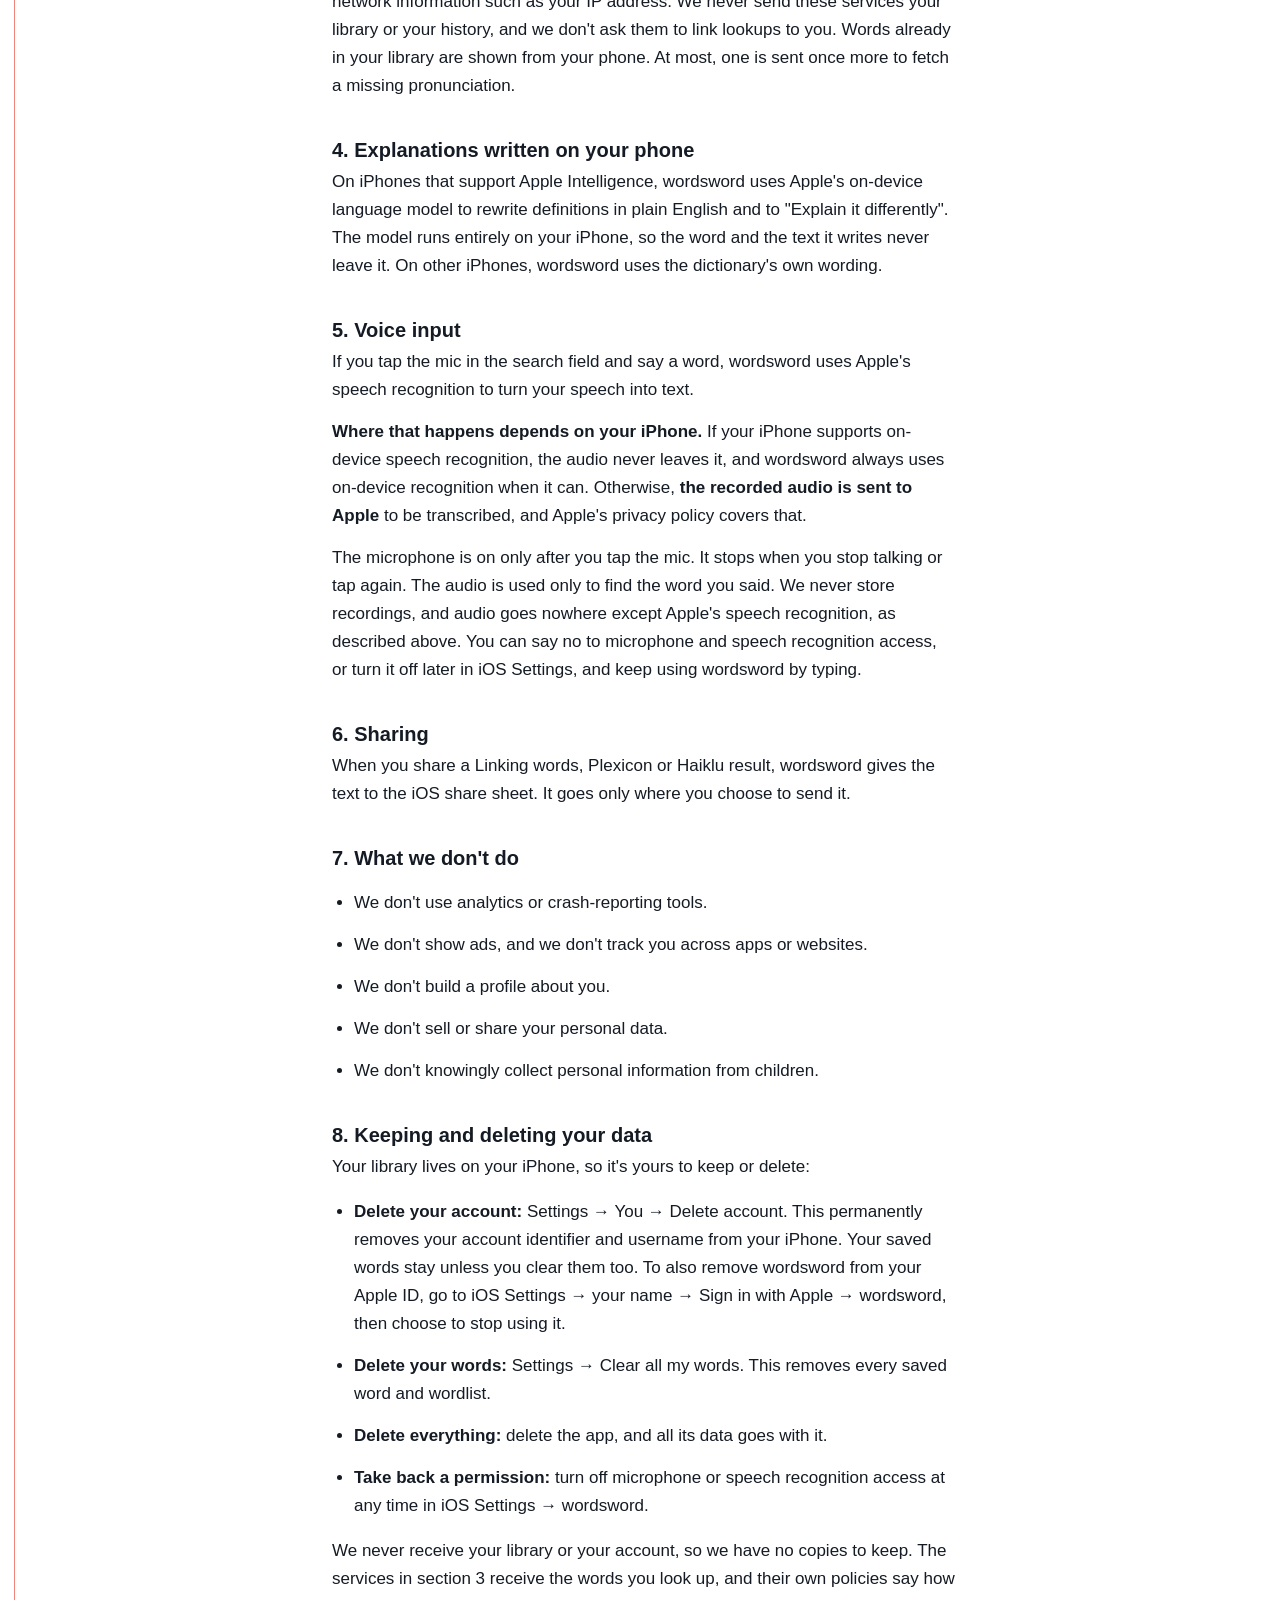
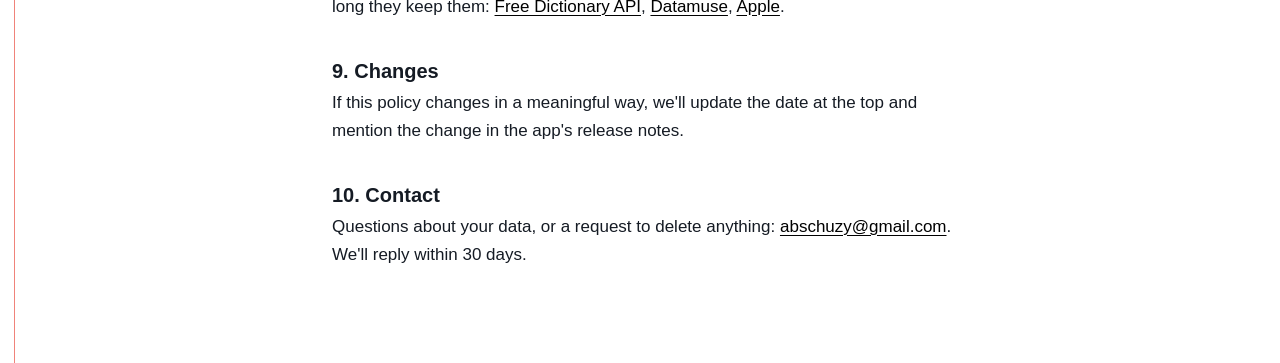
<file: docs/privacy.html>
<!doctype html>
<html lang="en">
<head>
<meta charset="utf-8">
<meta name="viewport" content="width=device-width, initial-scale=1">
<title>Privacy Policy · wordsword</title>
<link rel="stylesheet" href="style.css">
</head>
<body>
<main>
<nav><a href="./">wordsword</a><a href="support.html">Support</a></nav>
<h1>Privacy Policy</h1>
<p class="muted">Effective November 11, 2026</p>

<p>wordsword is a dictionary and vocabulary app. It keeps your data on your iPhone. This policy explains the few things that leave the device, and why.</p>

<h2>1. What stays on your device</h2>
<p>Everything you build in wordsword is stored on your iPhone. None of it is uploaded to us:</p>
<ul>
<li>Words you save, and the definitions, examples, pronunciations and synonyms attached to them</li>
<li>Your wordlists and word chains</li>
<li>Your flashcard review history and schedule</li>
<li>Your recent searches</li>
<li>Your game progress: Word Wheel levels and coins, Linking words results and stats, and your Plexicon and Haiklu guesses</li>
<li>Your username</li>
</ul>
<p>We don't run a server that receives this information, so we can't see it. Deleting the app removes all of it.</p>

<h2>2. Your account</h2>
<p>An account is optional. Everything in wordsword works without one. All an account does is set a username.</p>
<p>Accounts use Sign in with Apple. When you sign in, Apple gives wordsword an anonymous identifier for your account. The first time only, it also gives your first name, if you choose to share it. We use the name only to suggest a username, and we don't ask Apple for your email address. Both the identifier and the username stay on your iPhone. Apple handles sign-in under <a href="https://www.apple.com/legal/privacy/">Apple's privacy policy</a>.</p>

<h2>3. What's sent when you look up a word</h2>
<p>To define a word, wordsword sends <strong>the word you looked up</strong> to two third-party services. To rank its synonyms and explain hard words in its definition, it also sends <strong>a few words from that definition and its synonyms</strong>:</p>
<table>
<tr><th>Service</th><th>What's sent</th><th>Why</th></tr>
<tr><td>Free Dictionary API (dictionaryapi.dev)</td><td>The word</td><td>Definitions, examples, pronunciation audio</td></tr>
<tr><td>Datamuse (api.datamuse.com)</td><td>The word, and words from its definition and synonyms</td><td>Definitions, synonyms, spelling suggestions, pronunciation</td></tr>
</table>
<p>When you play a pronunciation, your phone downloads the audio file for that word from the Free Dictionary API.</p>
<p>The word of the day, the Plexicon word and the Linking words groups are sent the same way, to fetch the meaning shown with them.</p>
<p>These requests contain only words. They don't include your name, account, username, or any identifier from us. Like any web request, they do include ordinary network information such as your IP address. We never send these services your library or your history, and we don't ask them to link lookups to you. Words already in your library are shown from your phone. At most, one is sent once more to fetch a missing pronunciation.</p>

<h2>4. Explanations written on your phone</h2>
<p>On iPhones that support Apple Intelligence, wordsword uses Apple's on-device language model to rewrite definitions in plain English and to "Explain it differently". The model runs entirely on your iPhone, so the word and the text it writes never leave it. On other iPhones, wordsword uses the dictionary's own wording.</p>

<h2>5. Voice input</h2>
<p>If you tap the mic in the search field and say a word, wordsword uses Apple's speech recognition to turn your speech into text.</p>
<p><strong>Where that happens depends on your iPhone.</strong> If your iPhone supports on-device speech recognition, the audio never leaves it, and wordsword always uses on-device recognition when it can. Otherwise, <strong>the recorded audio is sent to Apple</strong> to be transcribed, and Apple's privacy policy covers that.</p>
<p>The microphone is on only after you tap the mic. It stops when you stop talking or tap again. The audio is used only to find the word you said. We never store recordings, and audio goes nowhere except Apple's speech recognition, as described above. You can say no to microphone and speech recognition access, or turn it off later in iOS Settings, and keep using wordsword by typing.</p>

<h2>6. Sharing</h2>
<p>When you share a Linking words, Plexicon or Haiklu result, wordsword gives the text to the iOS share sheet. It goes only where you choose to send it.</p>

<h2>7. What we don't do</h2>
<ul>
<li>We don't use analytics or crash-reporting tools.</li>
<li>We don't show ads, and we don't track you across apps or websites.</li>
<li>We don't build a profile about you.</li>
<li>We don't sell or share your personal data.</li>
<li>We don't knowingly collect personal information from children.</li>
</ul>

<h2>8. Keeping and deleting your data</h2>
<p>Your library lives on your iPhone, so it's yours to keep or delete:</p>
<ul>
<li><strong>Delete your account:</strong> Settings → You → Delete account. This permanently removes your account identifier and username from your iPhone. Your saved words stay unless you clear them too. To also remove wordsword from your Apple ID, go to iOS Settings → your name → Sign in with Apple → wordsword, then choose to stop using it.</li>
<li><strong>Delete your words:</strong> Settings → Clear all my words. This removes every saved word and wordlist.</li>
<li><strong>Delete everything:</strong> delete the app, and all its data goes with it.</li>
<li><strong>Take back a permission:</strong> turn off microphone or speech recognition access at any time in iOS Settings → wordsword.</li>
</ul>
<p>We never receive your library or your account, so we have no copies to keep. The services in section 3 receive the words you look up, and their own policies say how long they keep them: <a href="https://dictionaryapi.dev">Free Dictionary API</a>, <a href="https://www.datamuse.com/api/">Datamuse</a>, <a href="https://www.apple.com/legal/privacy/">Apple</a>.</p>

<h2>9. Changes</h2>
<p>If this policy changes in a meaningful way, we'll update the date at the top and mention the change in the app's release notes.</p>

<h2>10. Contact</h2>
<p>Questions about your data, or a request to delete anything: <a href="mailto:abschuzy@gmail.com">abschuzy@gmail.com</a>. We'll reply within 30 days.</p>
</main>
</body>
</html>
</file>
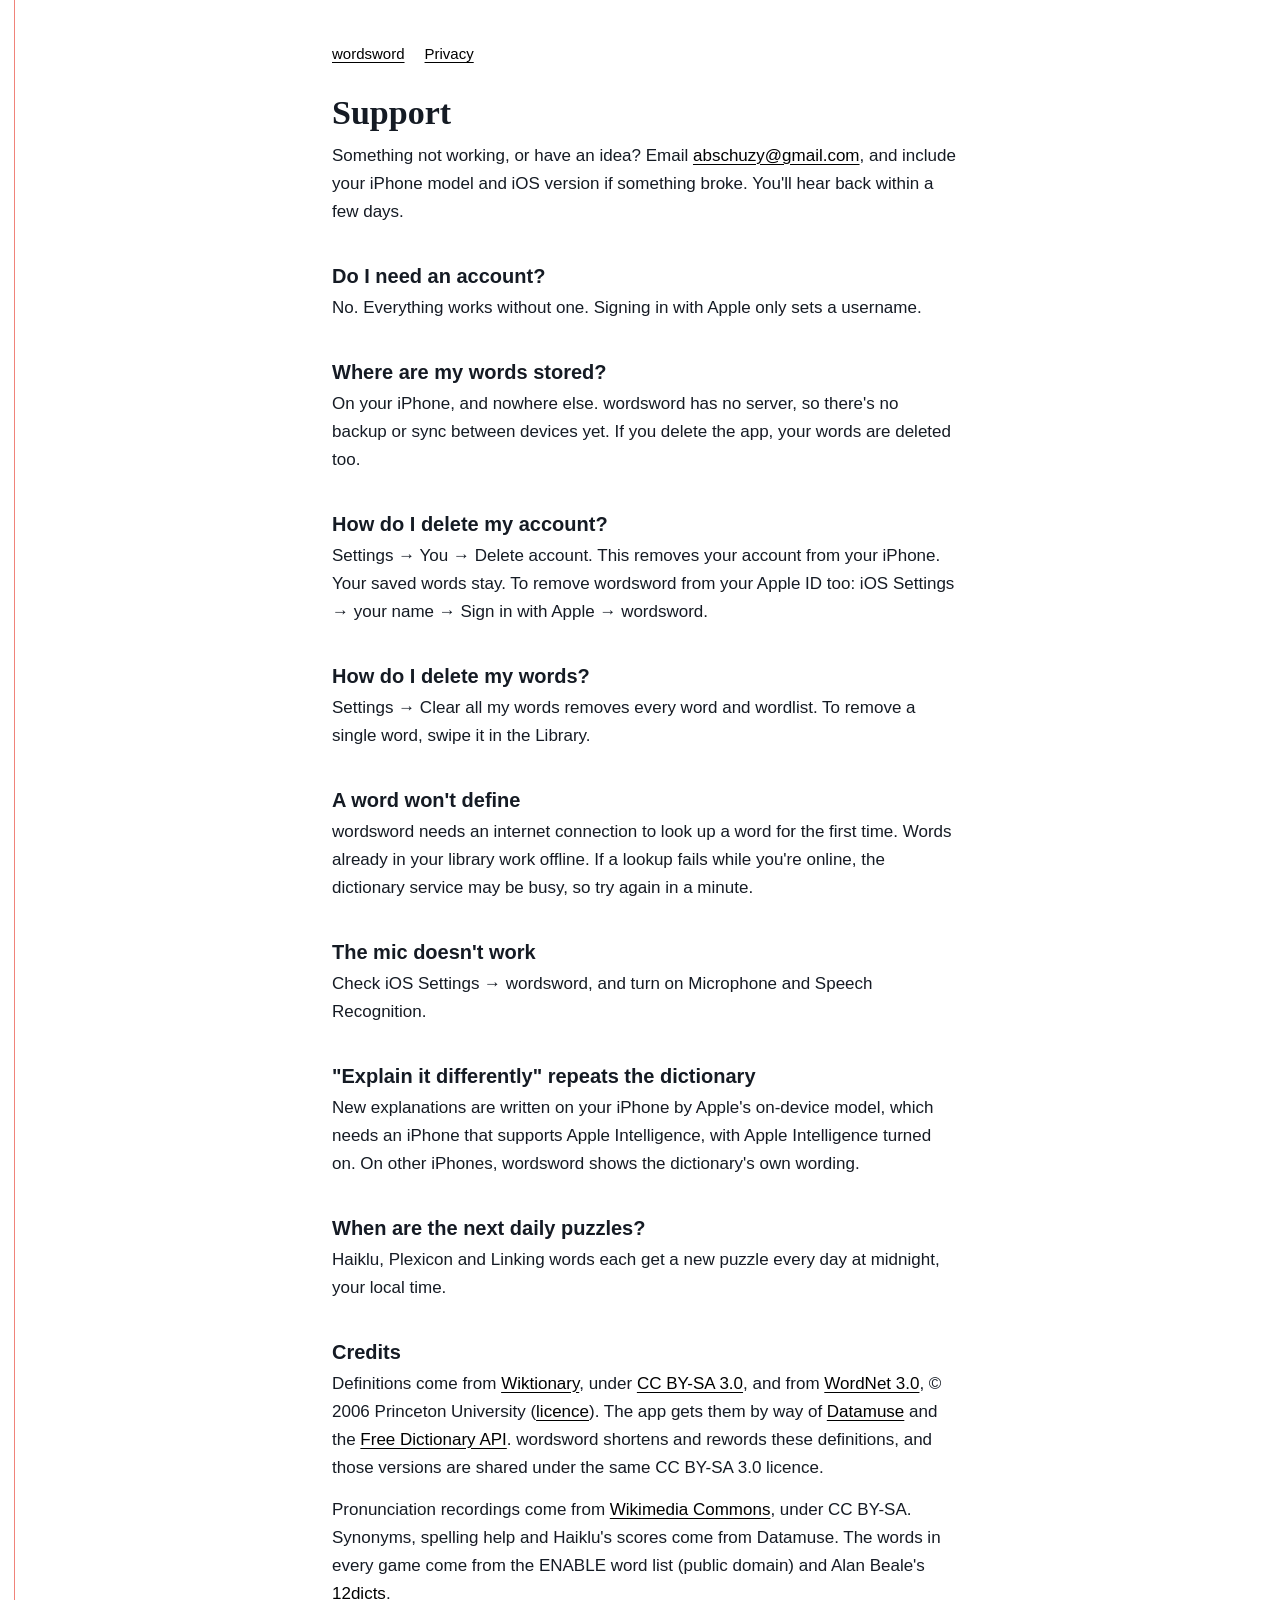
<file: docs/support.html>
<!doctype html>
<html lang="en">
<head>
<meta charset="utf-8">
<meta name="viewport" content="width=device-width, initial-scale=1">
<title>Support · wordsword</title>
<link rel="stylesheet" href="style.css">
</head>
<body>
<main>
<nav><a href="./">wordsword</a><a href="privacy.html">Privacy</a></nav>
<h1>Support</h1>
<p>Something not working, or have an idea? Email <a href="mailto:abschuzy@gmail.com?subject=wordsword">abschuzy@gmail.com</a>, and include your iPhone model and iOS version if something broke. You'll hear back within a few days.</p>

<h2>Do I need an account?</h2>
<p>No. Everything works without one. Signing in with Apple only sets a username.</p>

<h2>Where are my words stored?</h2>
<p>On your iPhone, and nowhere else. wordsword has no server, so there's no backup or sync between devices yet. If you delete the app, your words are deleted too.</p>

<h2>How do I delete my account?</h2>
<p>Settings → You → Delete account. This removes your account from your iPhone. Your saved words stay. To remove wordsword from your Apple ID too: iOS Settings → your name → Sign in with Apple → wordsword.</p>

<h2>How do I delete my words?</h2>
<p>Settings → Clear all my words removes every word and wordlist. To remove a single word, swipe it in the Library.</p>

<h2>A word won't define</h2>
<p>wordsword needs an internet connection to look up a word for the first time. Words already in your library work offline. If a lookup fails while you're online, the dictionary service may be busy, so try again in a minute.</p>

<h2>The mic doesn't work</h2>
<p>Check iOS Settings → wordsword, and turn on Microphone and Speech Recognition.</p>

<h2>"Explain it differently" repeats the dictionary</h2>
<p>New explanations are written on your iPhone by Apple's on-device model, which needs an iPhone that supports Apple Intelligence, with Apple Intelligence turned on. On other iPhones, wordsword shows the dictionary's own wording.</p>

<h2>When are the next daily puzzles?</h2>
<p>Haiklu, Plexicon and Linking words each get a new puzzle every day at midnight, your local time.</p>

<h2>Credits</h2>
<p>Definitions come from <a href="https://en.wiktionary.org">Wiktionary</a>, under <a href="https://creativecommons.org/licenses/by-sa/3.0/">CC BY-SA 3.0</a>, and from <a href="https://wordnet.princeton.edu">WordNet 3.0</a>, © 2006 Princeton University (<a href="https://wordnet.princeton.edu/license-and-commercial-use">licence</a>). The app gets them by way of <a href="https://www.datamuse.com/api/">Datamuse</a> and the <a href="https://dictionaryapi.dev">Free Dictionary API</a>. wordsword shortens and rewords these definitions, and those versions are shared under the same CC BY-SA 3.0 licence.</p>
<p>Pronunciation recordings come from <a href="https://commons.wikimedia.org">Wikimedia Commons</a>, under CC BY-SA. Synonyms, spelling help and Haiklu's scores come from Datamuse. The words in every game come from the ENABLE word list (public domain) and Alan Beale's <a href="http://wordlist.aspell.net/12dicts/">12dicts</a>.</p>
</main>
</body>
</html>
</file>
<file: docs/play/play.css>
/* Nunito (SIL OFL 1.1, play/fonts/OFL.txt): the rounded voice off Apple devices, where ui-rounded doesn't exist. Self-hosted, Latin only. */
@font-face{font-family:"Nunito"; font-style:normal; font-weight:400 800; font-display:swap; src:url(fonts/nunito-latin.woff2) format("woff2"); unicode-range:U+0000-00FF, U+0131, U+0152-0153, U+02BB-02BC, U+02C6, U+02DA, U+02DC, U+2000-206F, U+20AC, U+2122, U+2191, U+2193, U+2212, U+FEFF, U+FFFD}
/* The web games' shell. Tokens are the landing page's (docs/index.html), which mirror Theme.swift. */
:root{
  --page:#FFFFFF; --sheet:#FFFFFF; --ink:#151B24; --ink2:#575E69; --pen:#000000; --on-pen:#FFFFFF;
  --paper-rule:#E4E7EC; --margin:#F0837A; --edge:#C3C8D1; --rule:#DADEE5;
  --hl-yellow:#FFE244; --hl-green:#B7F0A2; --hl-blue:#A6DCFF; --hl-pink:#FFB7DC; --hl-blend:multiply;
  --pen-wash:rgb(0 0 0 / .06); --press:rgb(0 0 0 / .05);
  --lift:0 1px 1px rgb(0 0 0 / .05), 0 4px 10px rgb(0 0 0 / .08);
  --r:28px;
  --rounded: ui-rounded, "SF Pro Rounded", "Nunito", system-ui, sans-serif;
  --serif: ui-serif, "New York", "Iowan Old Style", Georgia, serif;
  --sans: -apple-system, BlinkMacSystemFont, "Helvetica Neue", system-ui, sans-serif;
  --ease-out: cubic-bezier(.16, 1, .3, 1);
  --col:520px;
  --margin-x:14px;
  color-scheme: light dark;
}
@media (prefers-color-scheme: dark){
  :root{
    --page:#0B0D12; --sheet:#151922; --ink:#E9EBEF; --ink2:#A1A5AB; --pen:#FFFFFF; --on-pen:#0B1220;
    --paper-rule:#1B2536; --margin:#6E3A38; --edge:#343B48; --rule:#1C1F24;
    --hl-yellow:rgb(214 181 41 / .5); --hl-green:rgb(111 176 74 / .5); --hl-blue:rgb(74 155 224 / .5); --hl-pink:rgb(208 92 154 / .5); --hl-blend:normal;
    --pen-wash:rgb(255 255 255 / .08); --press:rgb(255 255 255 / .06);
    --lift:0 1px 1px rgb(0 0 0 / .4), 0 6px 14px rgb(0 0 0 / .35);
  }
}

*{box-sizing:border-box}
html{background:var(--page); scrollbar-color:var(--edge) var(--page); -webkit-text-size-adjust:100%; -webkit-tap-highlight-color:transparent}
body{
  margin:0; min-height:100dvh; color:var(--ink); background-color:var(--page);
  font:17px/var(--r) var(--sans); -webkit-font-smoothing:antialiased;
  background-image:repeating-linear-gradient(to bottom, transparent 0 calc(var(--r) - 1px), var(--paper-rule) calc(var(--r) - 1px) var(--r));
}
body::before{content:""; position:fixed; inset:0 auto 0 var(--margin-x); width:1.2px; background:var(--margin); pointer-events:none; z-index:0}
::selection{background:var(--hl-yellow); color:var(--ink)}
a{color:var(--pen); text-decoration-thickness:1px; text-underline-offset:4px}
:focus-visible{outline:2px solid var(--pen); outline-offset:3px; border-radius:8px}
button{font:inherit; color:inherit; margin:0}
[hidden]{display:none !important}

.page{position:relative; z-index:1; max-width:calc(var(--col) + 56px); margin:0 auto; padding:0 20px 24px 36px; min-height:100dvh; display:flex; flex-direction:column}
@media (min-width: 640px){
  :root{--margin-x:min(96px, max(14px, calc(50% - var(--col) / 2 - 24px)))}
  .page{padding-left:20px}
}

/* ---------- The header: icons, then the title written on a rule (PaperScreen) ---------- */
.bar{display:flex; align-items:center; gap:10px; height:calc(var(--r) * 2); padding-top:8px}
.bar .grow{flex:1}
.bar .knight{width:44px; height:44px; color:var(--ink)}
.icon{
  display:grid; place-items:center; width:44px; height:44px; padding:0; border-radius:50%; cursor:pointer;
  background:var(--sheet); border:1px solid var(--rule); box-shadow:var(--lift); color:var(--ink);
  transition:transform .15s var(--ease-out), background-color .15s;
}
.icon:hover{background:color-mix(in srgb, var(--sheet), var(--ink) 5%)}
.icon:active{transform:scale(.94)}
.icon svg{width:18px; height:18px; fill:none; stroke:currentColor; stroke-width:2.2; stroke-linecap:round; stroke-linejoin:round}
.title{margin:0; font:700 34px/calc(var(--r) * 2) var(--rounded); letter-spacing:-.02em; position:relative; top:16px}
.title small{font:600 17px/1 var(--rounded); color:var(--ink2); letter-spacing:0; margin-left:6px}

/* The one line the game talks on. */
.caption{margin:0; min-height:var(--r); font:600 15px/var(--r) var(--rounded); color:var(--ink2); text-align:center; text-wrap:balance; transition:opacity .2s}
.caption.flash{color:var(--ink)}
.title + .caption{position:relative; top:8px; margin:8px 0}

/* ---------- Doodles ---------- */
.d{fill:none; stroke:currentColor; stroke-linecap:round; stroke-linejoin:round}
.ghost{opacity:.35}

/* ---------- Buttons: CTAStyle (filled / outlined) and the game's pills ---------- */
.cta{
  display:flex; align-items:center; justify-content:center; width:100%; height:calc(var(--r) * 2 - 4px); padding:0 24px;
  border-radius:999px; border:1px solid var(--pen); background:var(--pen); color:var(--on-pen);
  font:600 17px/1 var(--rounded); cursor:pointer; text-decoration:none; transition:transform .15s var(--ease-out), opacity .15s;
}
.cta.outlined{background:transparent; color:var(--pen)}
.cta:active{transform:scale(.98)}
.cta:hover{opacity:.88}
.pill{
  min-height:44px; padding:0 18px; border:0; border-radius:999px; background:var(--pen-wash); color:var(--ink);
  font:600 17px/1 var(--rounded); cursor:pointer; transition:opacity .2s, transform .15s var(--ease-out);
}
.pill:active{transform:scale(.96)}
.pill:disabled{opacity:.45; cursor:default}

/* ---------- Sheets: results and how-to-play ---------- */
dialog.sheet{
  margin:auto auto 0; width:100%; max-width:var(--col); max-height:92dvh; padding:20px 28px 22px; border:1px solid var(--rule);
  border-radius:28px 28px 0 0; background:var(--sheet); color:var(--ink); box-shadow:0 -8px 40px rgb(0 0 0 / .14); overflow:auto; overscroll-behavior:contain;
}
dialog.sheet::backdrop{background:rgb(11 13 18 / .28)}
dialog.sheet[open]{animation:rise .42s var(--ease-out)}
dialog.sheet[open]::backdrop{animation:fade .3s ease-out}
@media (min-width: 640px){
  dialog.sheet{margin:auto; border-radius:28px; max-height:88dvh}
}
@keyframes rise{from{transform:translateY(24px); opacity:0}}
@keyframes fade{from{opacity:0}}
.sheet .close{position:sticky; top:0; margin:-8px -16px 0 auto; z-index:2}
.results{display:flex; flex-direction:column; align-items:center; gap:12px; text-align:center}
.results .big-knight{width:96px; height:96px; color:var(--ink); margin-top:-28px}
.verdict{margin:0; font:800 34px/1.15 var(--rounded); letter-spacing:-.02em}
.answer-word{margin:0; font:700 21px/1.3 var(--rounded)}
.meaning{margin:2px 0 0; font:400 16px/1.45 var(--serif); color:var(--ink2); max-width:34ch; min-height:1.45em}
.meaning:empty{display:none}
.countdown{margin:0; font:600 15px/1.4 var(--rounded); color:var(--ink2); font-variant-numeric:tabular-nums}

.stats{display:grid; grid-template-columns:repeat(4, 1fr); width:100%; padding:12px 0; border-block:1px solid var(--rule); margin:4px 0}
.stats div{display:flex; flex-direction:column; gap:2px}
.stats b{font:400 28px/1.15 var(--rounded); font-variant-numeric:tabular-nums}
.stats span{font:600 13px/1.3 var(--rounded); color:var(--ink2)}

.rules h2{margin:0 0 4px; font:700 28px/calc(var(--r) * 2) var(--rounded)}
.rules p{margin:0 0 var(--r); font:400 17px/var(--r) var(--sans); text-align:left}
.rules .close{float:right; margin:0 -12px 0 8px}

/* ---------- The highlighter: one pass, left to right, a hair off level ---------- */
.hl-swipe{position:relative; isolation:isolate}
.hl-swipe::before{
  content:""; position:absolute; z-index:-1; left:-5px; right:-5px; top:13%; bottom:13%; border-radius:12px;
  background:var(--ink-color, var(--hl-yellow)); mix-blend-mode:var(--hl-blend); transform:rotate(-1.2deg);
  -webkit-mask:linear-gradient(90deg, transparent, #000 14px, #000 calc(100% - 28px), transparent);
          mask:linear-gradient(90deg, transparent, #000 14px, #000 calc(100% - 28px), transparent);
}
.hl-swipe.draw::before{animation:sweep .55s var(--ease-out) both}
@keyframes sweep{from{clip-path:inset(0 100% 0 0)} to{clip-path:inset(0 0 0 0)}}

.foot{margin-top:auto; padding-top:var(--r); font:400 15px/var(--r) var(--sans); color:var(--ink2); text-align:center}
.foot a{color:var(--ink2)}

.sr{position:absolute; width:1px; height:1px; overflow:hidden; clip:rect(0 0 0 0); white-space:nowrap}

@keyframes shake{20%{transform:translateX(-6px)} 40%{transform:translateX(6px)} 60%{transform:translateX(-4px)} 80%{transform:translateX(3px)}}
.shake{animation:shake .42s ease-in-out}
@keyframes hop{50%{transform:translateY(-8px)}}

@media (prefers-reduced-motion: reduce){
  *,*::before,*::after{animation-duration:.01ms !important; animation-delay:0s !important; transition-duration:.01ms !important}
  dialog.sheet[open]{animation:fade .2s ease-out !important}
}
</file>
<file: docs/style.css>
:root{--page:#fff;--ink:#151B24;--ink2:#575E69;--rule:#E4E7EC;--margin:#F0837A;--pen:#000;--sheet:#fff;--edge:#C3C8D1}
@media (prefers-color-scheme:dark){:root{--page:#0B0D12;--ink:#E9EBEF;--ink2:#A1A5AB;--rule:#1B2536;--margin:#6E3A38;--pen:#fff;--sheet:#151922;--edge:#343B48}}
*{box-sizing:border-box}
html{background:var(--page)}
body{margin:0;color:var(--ink);font:17px/28px -apple-system,BlinkMacSystemFont,"Helvetica Neue",sans-serif;
  background:linear-gradient(90deg,transparent 14px,var(--margin) 14px,var(--margin) 15px,transparent 15px);-webkit-text-size-adjust:100%}
main{max-width:680px;margin:0 auto;padding:40px 24px 80px 32px}
h1{font:600 34px/42px ui-serif,"New York",Georgia,serif;margin:12px 0 8px}
h2{font:600 20px/28px -apple-system,sans-serif;margin:36px 0 4px}
p,li{margin:0 0 14px}
ul{padding-left:22px}
a{color:var(--pen);text-underline-offset:3px}
.muted{color:var(--ink2);font-size:15px}
.icon{width:72px;height:72px;border-radius:16px;display:block}
nav{display:flex;gap:20px;font-size:15px;margin-bottom:24px}
table{border-collapse:collapse;width:100%;background:var(--sheet);border:1px solid var(--edge);border-radius:12px;overflow:hidden;margin:0 0 16px;font-size:15px;line-height:22px}
th,td{text-align:left;padding:8px 12px;border-bottom:1px solid var(--rule);vertical-align:top}
tr:last-child td{border-bottom:0}
</file>
